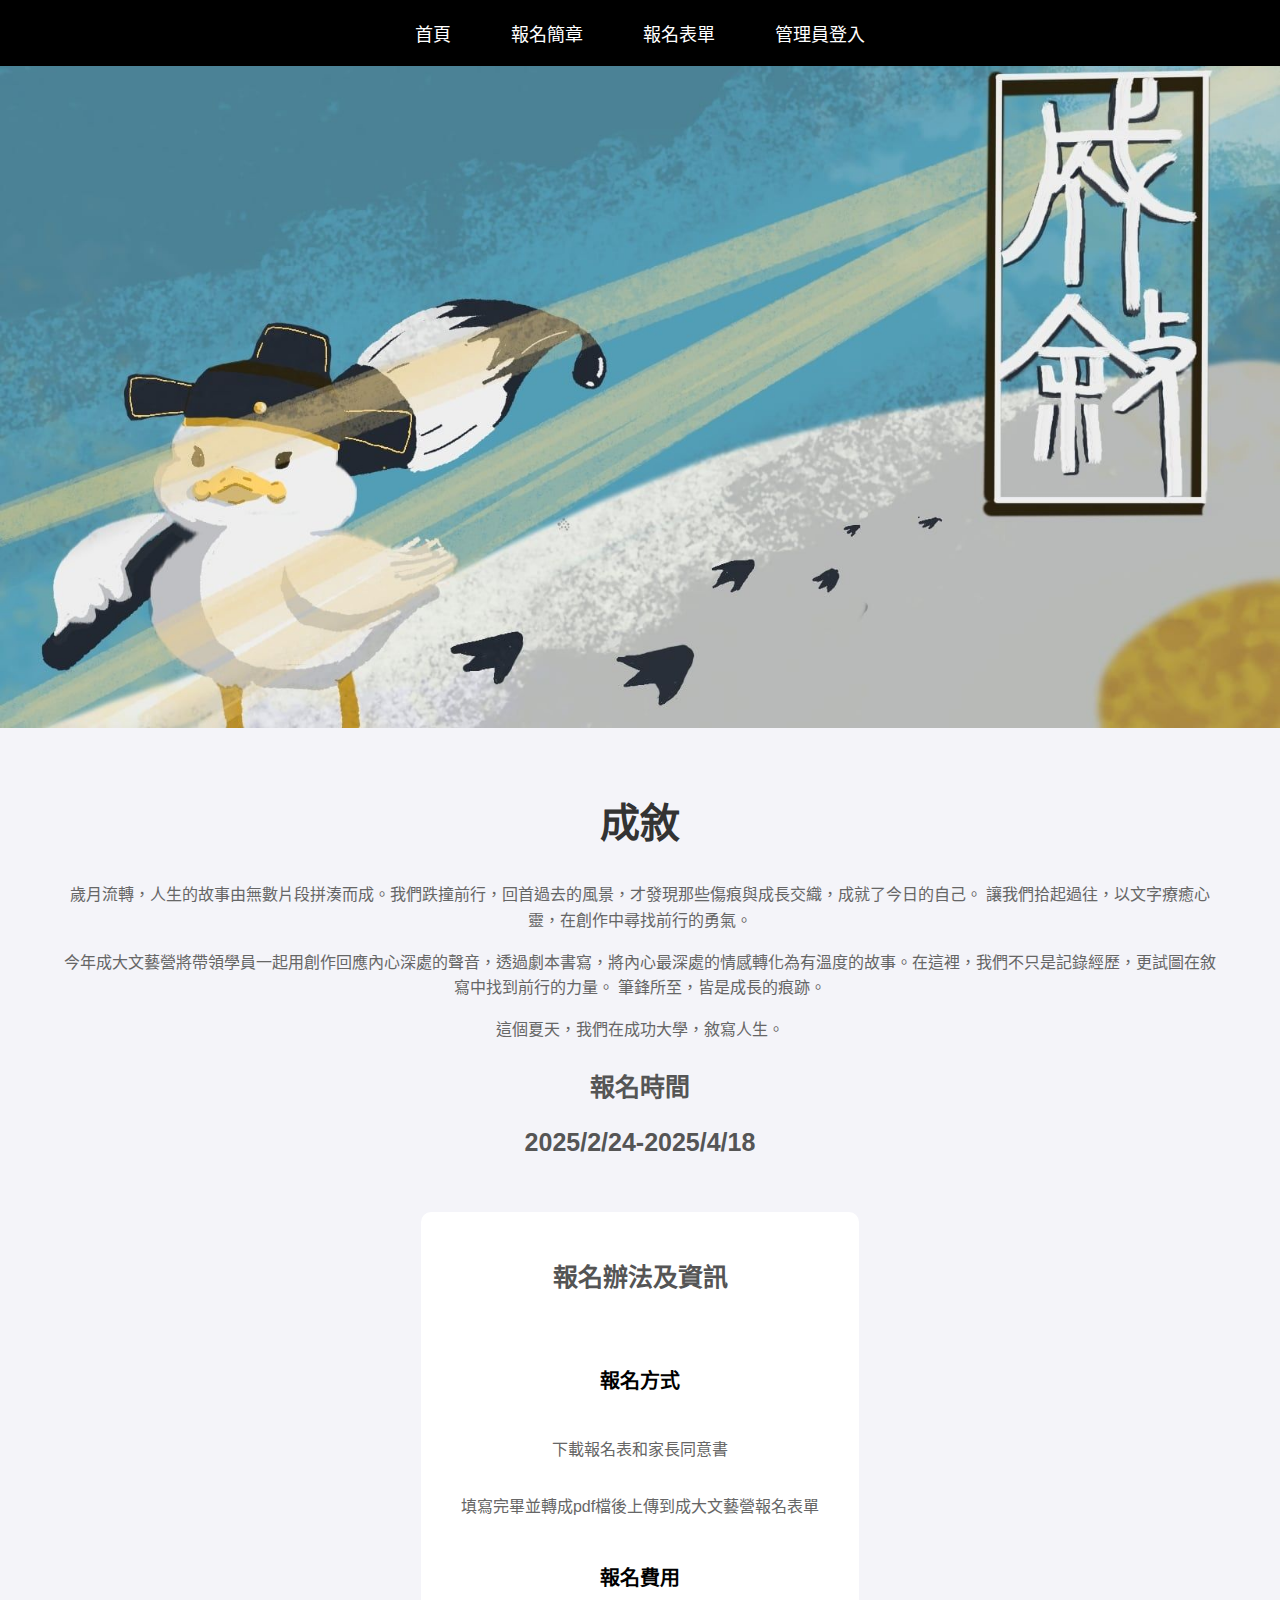
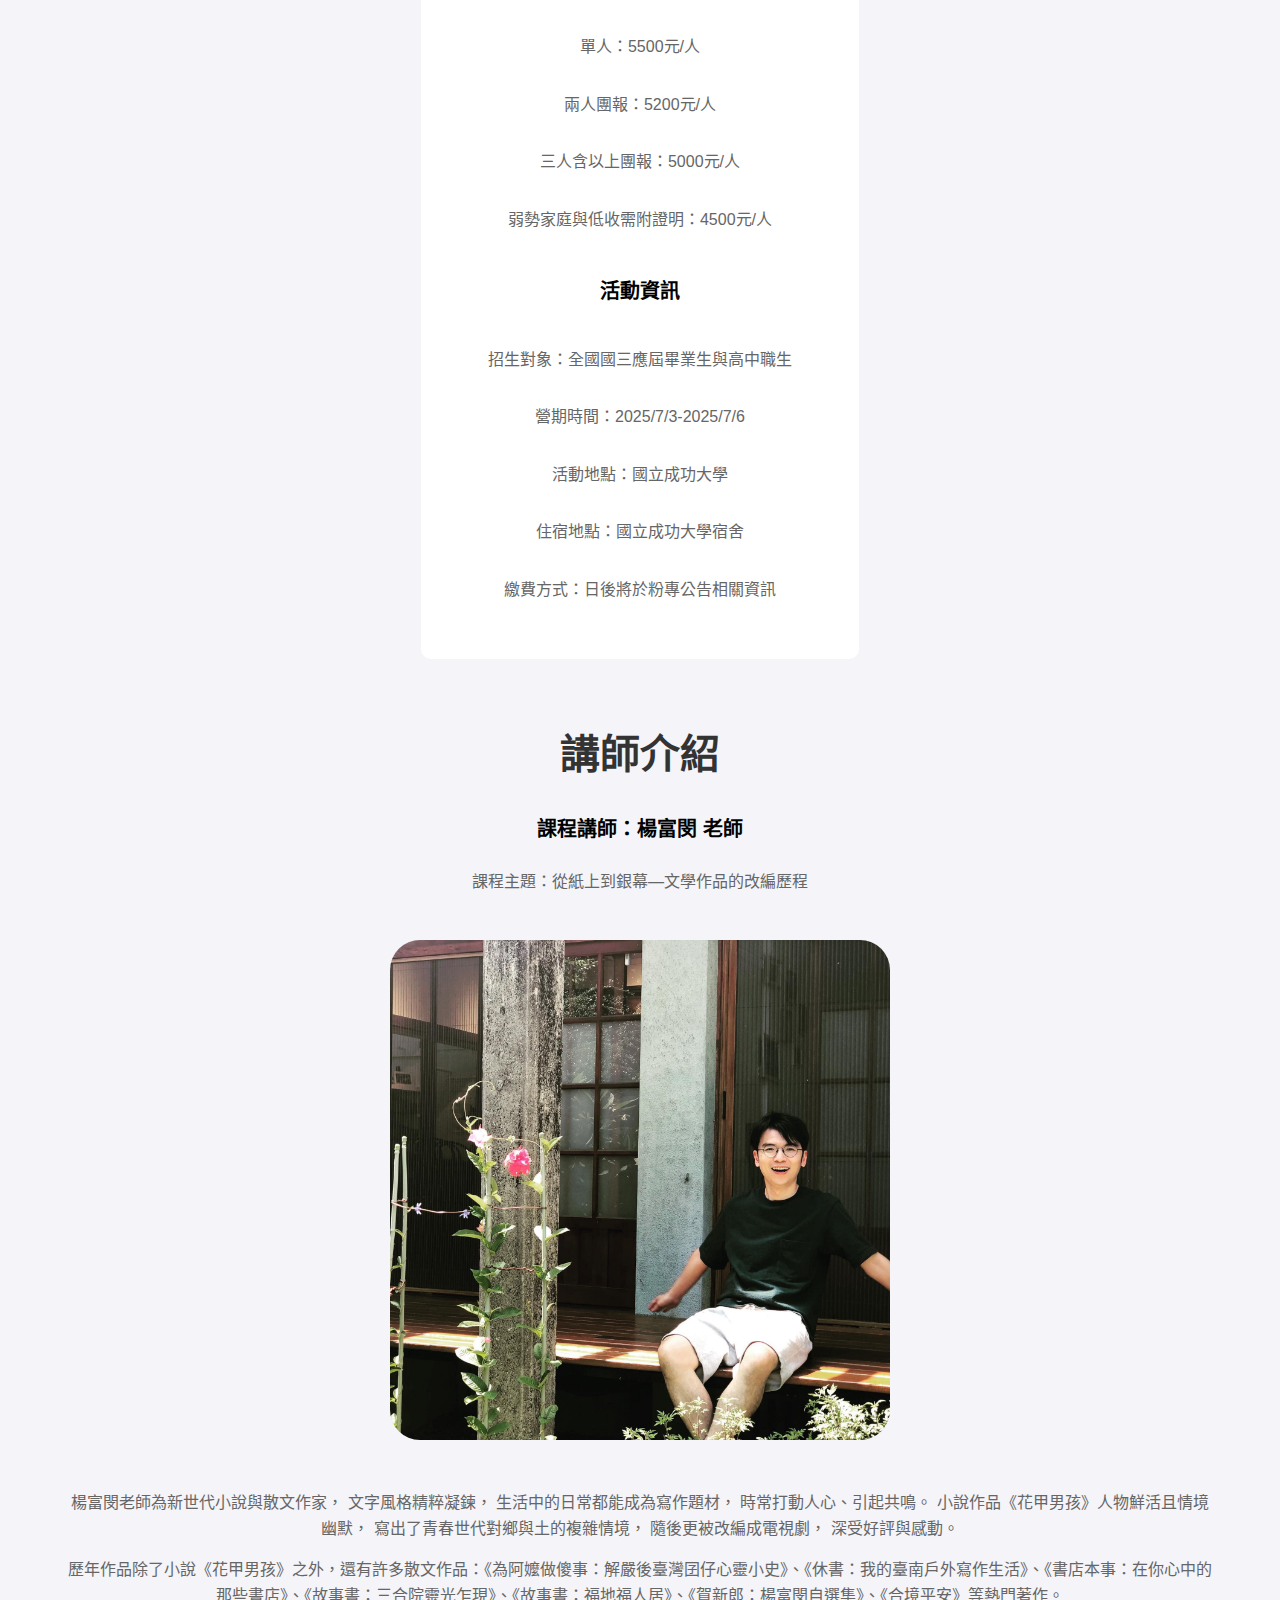
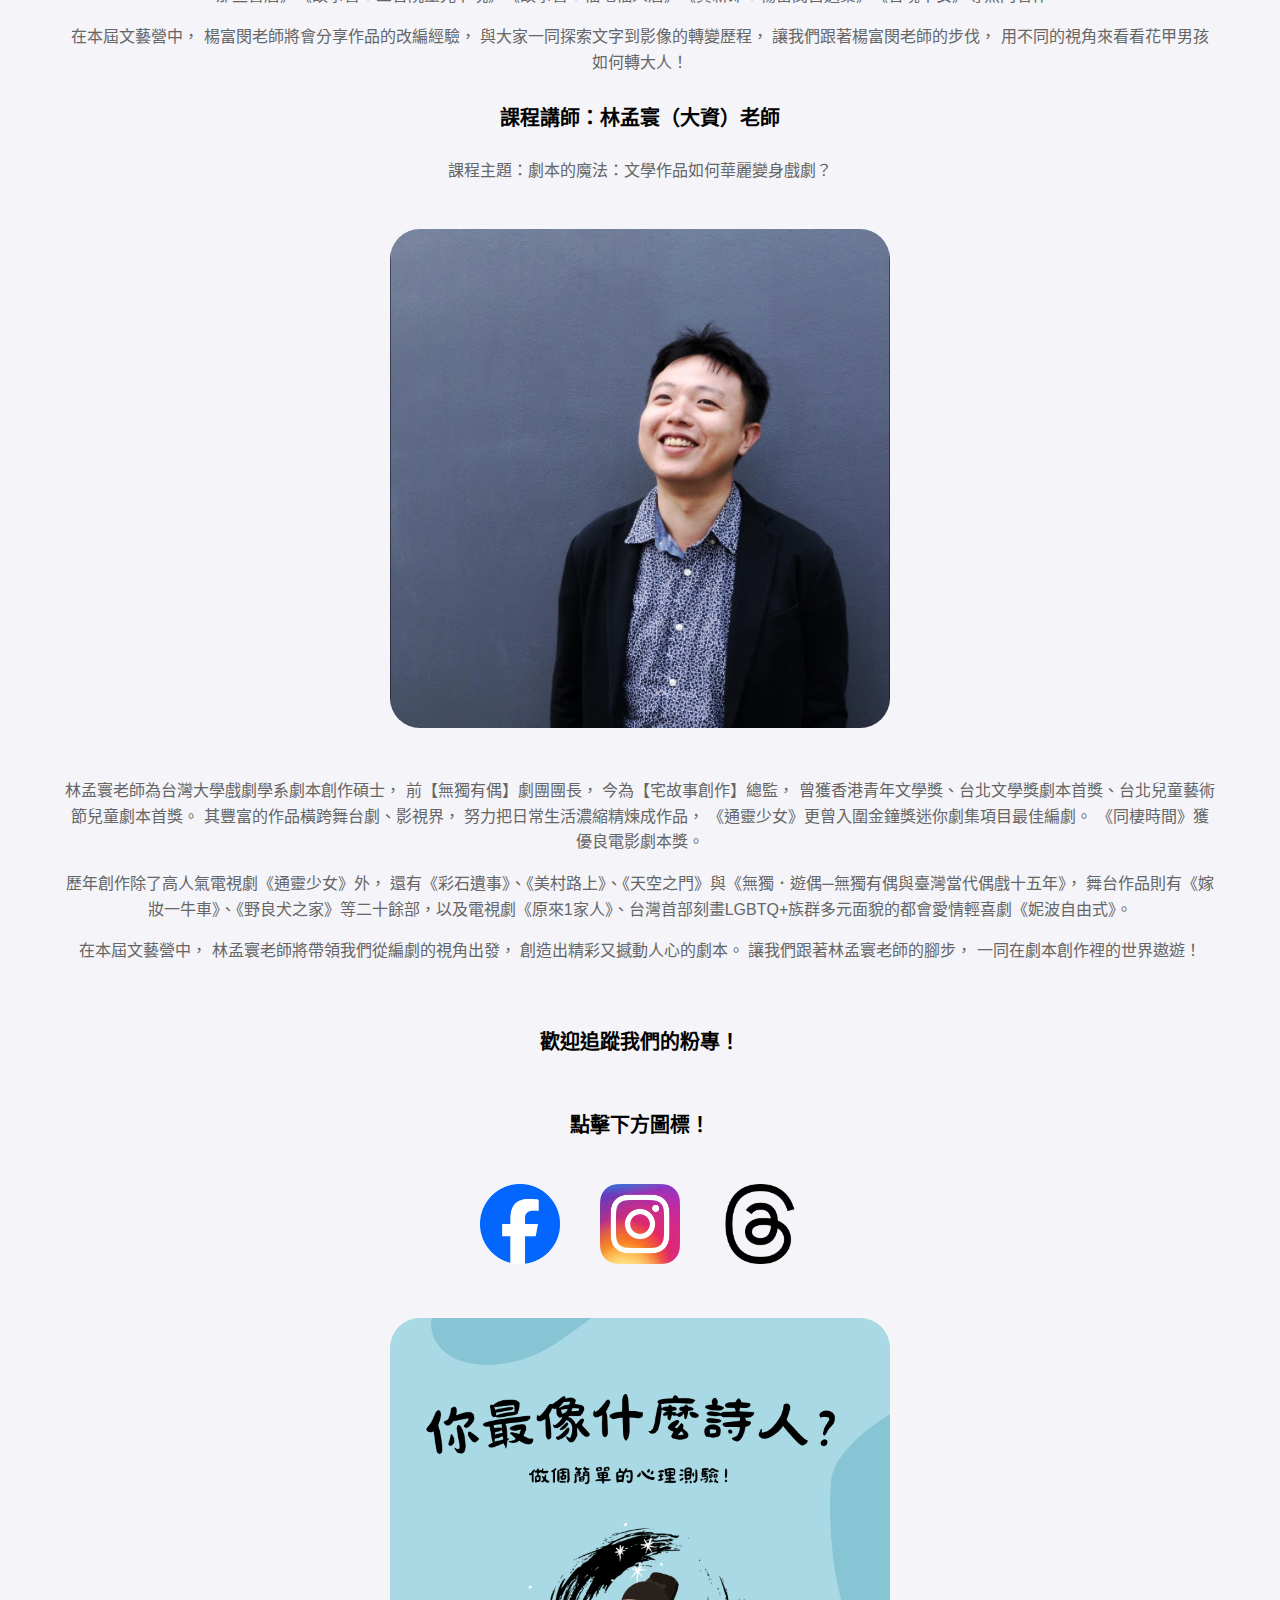
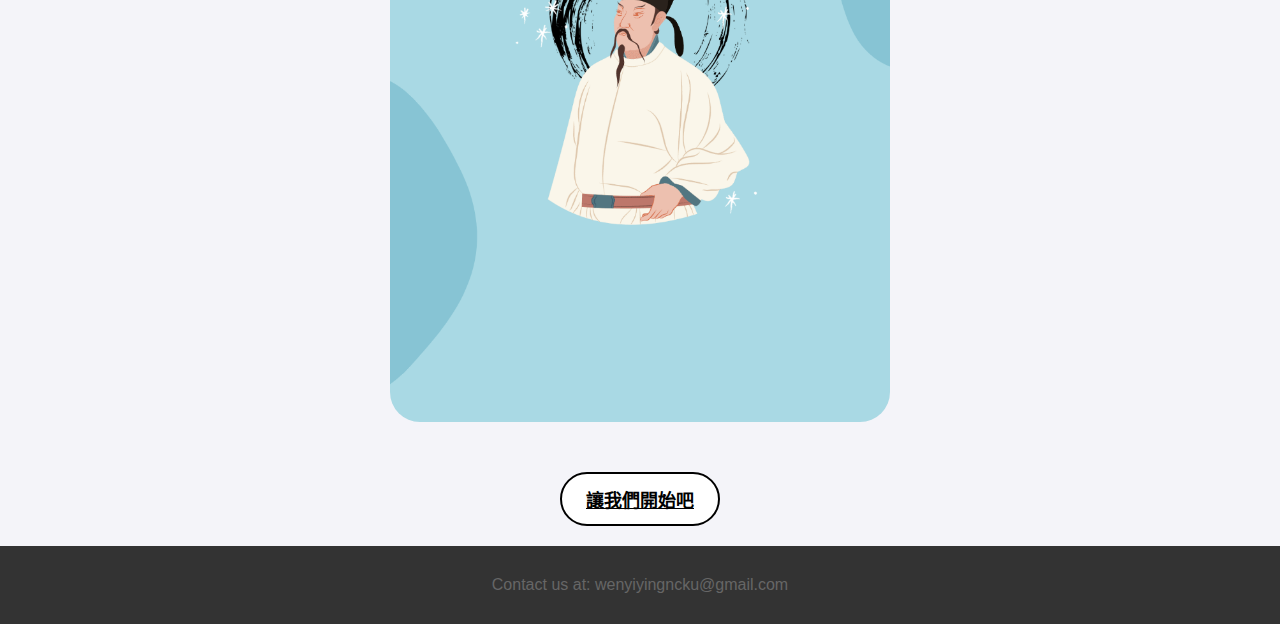
<file: index.html>
<!DOCTYPE html>
<html lang="zh-TW">
<head>
    <meta charset="UTF-8">
    <meta name="viewport" content="width=device-width, initial-scale=1.0">
    <title>成敘</title>
    <style>
        body {
            font-family: Arial, sans-serif;
            background-color: #f4f4f9;
            margin: 0;
            padding: 0;
            display: flex;
            flex-direction: column;
            align-items: center;
            height: 100vh;
            background-size: cover;
            background-position: center;
        }
        header {
            width: 100%;
            background-color:black;
            color: white;
            padding: 10px 0;
            display: flex;
            justify-content: center;
            align-items: center;
            position: fixed;
            top: 0;
            left: 0;
            z-index: 1000;
        }
        header nav {
            display: flex;
            gap: 20px;
        }
        header nav a {
            color: white;
            text-decoration: none;
            padding: 10px 20px;
            border-radius: 5px;
            transition: background-color 0.3s;
        }
        header nav a:hover {
            background-color: black;
        }
        .cover {
            width: 100%;
            object-fit: cover;
            margin-top: 60px;
        }
        .test_cover {
            width: 80%;
            max-width: 500px;
            border-radius: 30px;
            margin-top: 30px;
            margin-bottom: 30px;
        }
        .camp-info {
            padding: 20px;
            border-radius: 10px;
            max-width: 90%;
            text-align: center;
            margin-top: 10px;
        }
        
        .signup-info {
            padding: 20px;
            border-radius: 10px;
            max-width: 90%;
            text-align: center;
            margin-top: 10px;
            background-color:white;
        }
        .info-container {
            display: flex;
            flex-direction: column;
            align-items: center;
            padding: 20px;
        }
        h2 {
            color: #333;
            font-size: 40px;
        }
        h3 {
            color: #555;
            font-size: 25px;
        }
        h4 {
            color: black;
            font-size: 20px;
        }
        p {
            color: #666;
            line-height: 1.6;
        }
        ul {
            list-style-type: none;
            padding: 0;
        }
        ul li {
            background: #e7e7e7;
            margin: 5px 0;
            padding: 10px;
            border-radius: 5px;
        }
        footer {
            margin-top: auto;
            padding: 10px 0;
            background-color: #333;
            color: white;
            width: 100%;
            text-align: center;
        }
        .my_button {
            display: inline-block;
            padding: 12px 24px;
            font-size: 18px;
            font-weight: bold;
            color: black;
            background-color: white;
            border: 2px solid black;
            border-radius: 50px;
            text-align: center;
            cursor: pointer;
            transition: background-color 0.3s, color 0.3s;
            margin-top: 20px;
            margin-bottom: 20px;
        }
        .my_button:hover {
            background-color: gray;
        }
        .social-media-container {
            display: flex;
            flex-wrap: wrap;
            justify-content: center;
        }
        .social-media-container img {
            width: 80px;
            height: 80px;
            margin: 20px;
        }
        .social-media-container img:hover {
            transform: scale(1.1);
        }
        @media (max-width: 768px) {
            .cover {
                margin-top: 80px;
            }
            .social-media-container img {
                width: 60px;
                height: 60px;
                margin: 10px;
            }
        }
    </style>
</head>
<body>
    <header>
        <nav>
            <a href="#" style="font-size: 18px;">首頁</a>
            <a href="https://reurl.cc/4602Ej" style="font-size: 18px;">報名簡章</a>
            <a href="https://forms.gle/wWdmbQpML42BCBxd6" style="font-size: 18px;">報名表單</a>
            <a href="setting/login.html" style="font-size: 18px;">管理員登入</a>
            
        </nav>
    </header>

    <img src="picture/nckuclc_cover.jpg" alt="picture" class="cover">

    <!-- 營隊介紹 -->
    <div class="camp-info">
        <h2>成敘</h2>
        <p>歲月流轉，人生的故事由無數片段拼湊而成。我們跌撞前行，回首過去的風景，才發現那些傷痕與成長交織，成就了今日的自己。
            讓我們拾起過往，以文字療癒心靈，在創作中尋找前行的勇氣。
            </p>
        <p>今年成大文藝營將帶領學員一起用創作回應內心深處的聲音，透過劇本書寫，將內心最深處的情感轉化為有溫度的故事。在這裡，我們不只是記錄經歷，更試圖在敘寫中找到前行的力量。
            筆鋒所至，皆是成長的痕跡。
        </p>
        <p>這個夏天，我們在成功大學，敘寫人生。</p>
        <h3 style="font-size: 25px;">報名時間</h3>
        <h3 style="font-size: 25px;">2025/2/24-2025/4/18</h3>
    </div>

    <div class="signup-info">
        <h3 style="font-size: 25px;">報名辦法及資訊</h3>
        <div class="info-container">
            <h4>報名方式</h4>
            <p>下載報名表和家長同意書</p>
            <p>填寫完畢並轉成pdf檔後上傳到成大文藝營報名表單</p>
            <h4>報名費用</h4>
            <p>單人：5500元/人</p>
            <p>兩人團報：5200元/人</p>
            <p>三人含以上團報：5000元/人</p>
            <p>弱勢家庭與低收需附證明：4500元/人</p>
            <h4>活動資訊</h4>
            <p>招生對象：全國國三應屆畢業生與高中職生</p>
            <p>營期時間：2025/7/3-2025/7/6</p>
            <p>活動地點：國立成功大學</p>
            <p>住宿地點：國立成功大學宿舍</p>
            <p>繳費方式：日後將於粉專公告相關資訊</p>
        </div>
    </div>
    <div class="camp-info">
        <h2>講師介紹</h2>
        <h4>課程講師：楊富閔 老師</h4>
        <p>課程主題：從紙上到銀幕—文學作品的改編歷程</p>
        <img src="picture/teacher1.jpg" alt="picture" class="test_cover">
        <p>楊富閔老師為新世代小說與散文作家，
            文字風格精粹凝鍊，
            生活中的日常都能成為寫作題材，
            時常打動人心、引起共鳴。
            小說作品《花甲男孩》人物鮮活且情境幽默，
            寫出了青春世代對鄉與土的複雜情境，
            隨後更被改編成電視劇，
            深受好評與感動。
            
        </p>
        <p>
            歷年作品除了小說《花甲男孩》之外，還有許多散文作品：《為阿嬤做傻事：解嚴後臺灣囝仔心靈小史》、《休書：我的臺南戶外寫作生活》、《書店本事：在你心中的那些書店》、《故事書：三合院靈光乍現》、《故事書：福地福人居》、《賀新郎：楊富閔自選集》、《合境平安》等熱門著作。
            
        </p>
        <p>
            在本屆文藝營中，
            楊富閔老師將會分享作品的改編經驗，
            與大家一同探索文字到影像的轉變歷程，
            讓我們跟著楊富閔老師的步伐，
            用不同的視角來看看花甲男孩如何轉大人！
        </p>

        

        <h4>課程講師：林孟寰（大資）老師</h4>
        <p>課程主題：劇本的魔法：文學作品如何華麗變身戲劇？</p>
        <img src="picture/teacher2.jpg" alt="picture" class="test_cover">

        <p>
            林孟寰老師為台灣大學戲劇學系劇本創作碩士，
            前【無獨有偶】劇團團長，
            今為【宅故事創作】總監，
            曾獲香港青年文學獎、台北文學獎劇本首獎、台北兒童藝術節兒童劇本首獎。
            其豐富的作品橫跨舞台劇、影視界，
            努力把日常生活濃縮精煉成作品，
            《通靈少女》更曾入圍金鐘獎迷你劇集項目最佳編劇。
            《同棲時間》獲優良電影劇本獎。
        </p>
        <p>
            歷年創作除了高人氣電視劇《通靈少女》外，
            還有《彩石遺事》、《美村路上》、《天空之門》與《無獨．遊偶─無獨有偶與臺灣當代偶戲十五年》，
            舞台作品則有《嫁妝一牛車》、《野良犬之家》等二十餘部，以及電視劇《原來1家人》、台灣首部刻畫LGBTQ+族群多元面貌的都會愛情輕喜劇《妮波自由式》。
        </p>
        <p>
            在本屆文藝營中，
            林孟寰老師將帶領我們從編劇的視角出發，
            創造出精彩又撼動人心的劇本。
            讓我們跟著林孟寰老師的腳步，
            一同在劇本創作裡的世界遨遊！
        </p>

        


        
    </div>

    
    <h4>歡迎追蹤我們的粉專！</h4>
    <h4>點擊下方圖標！</h4>
    <div class="social-media-container">
        <div class="social-media-info">
            <a href="https://www.facebook.com/nckulcfamily" class="link">
                <img src="picture/Facebook_icon.png" alt="facebook">
            </a>
        </div>
        <div class="social-media-info">
            <a href="https://www.instagram.com/nckuclc23?utm_source=ig_web_button_share_sheet&igsh=ZDNlZDc0MzIxNw==" class="link">
                <img src="picture/Instagram_icon.png" alt="instagram">
            </a>
        </div>
        <div class="social-media-info">
            <a href="https://www.threads.net/@nckuclc23" class="link">
                <img src="picture/Threads_icon.png" alt="threads">
            </a>
        </div>
    </div>
    <img src="picture/test_cover.png" alt="picture" class="test_cover">
    <a href="learning.html" class="my_button">讓我們開始吧</a>
    <footer>
        <p>Contact us at: wenyiyingncku@gmail.com</p>
    </footer>
</body>
</html>
</file>
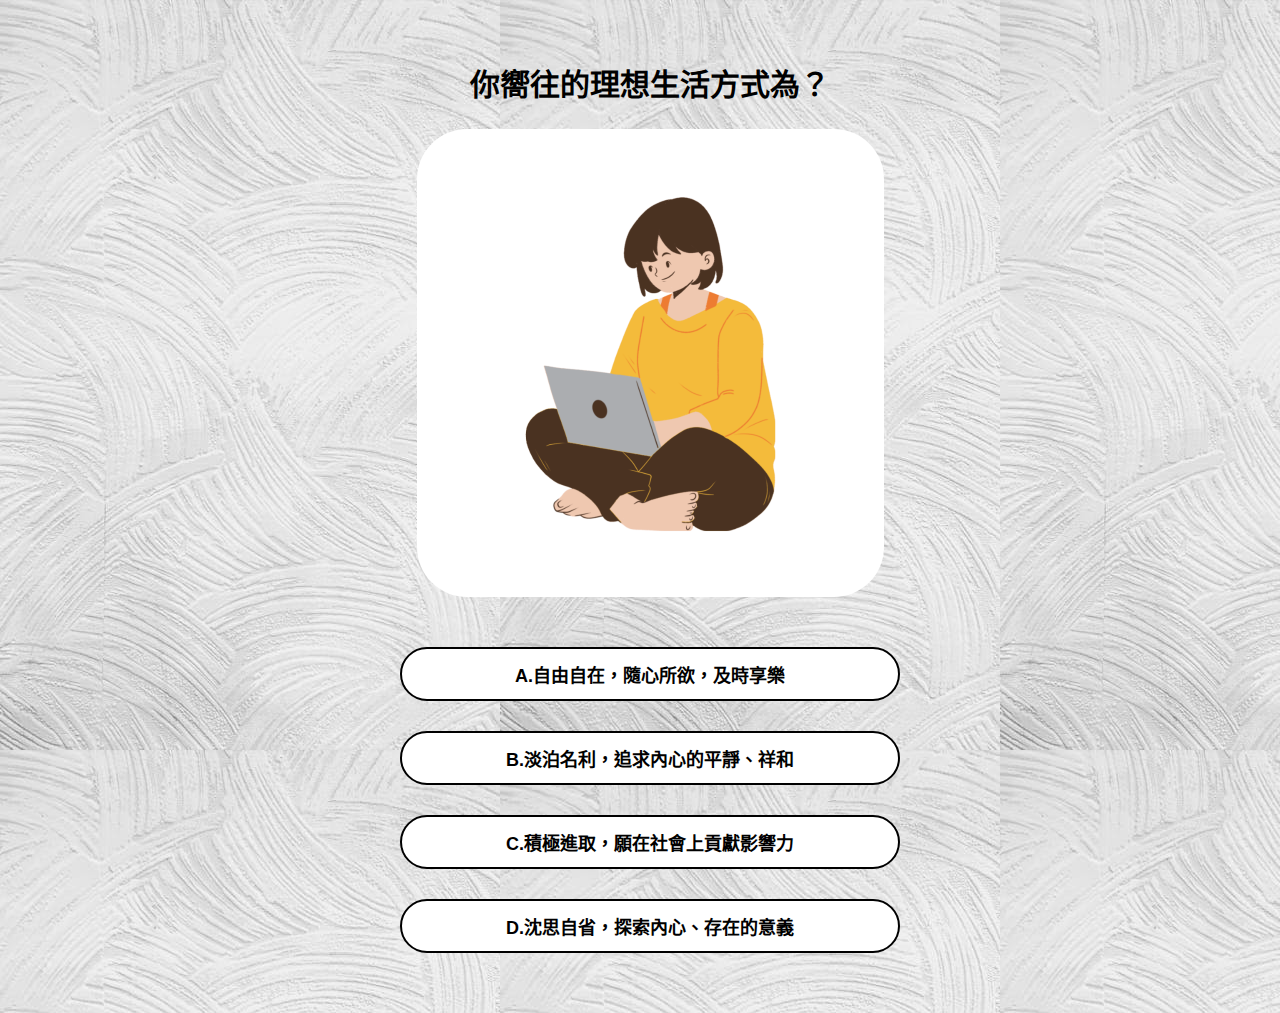
<file: learning.html>
<!DOCTYPE html>
<html lang="zh-TW">
<head>
    <meta charset="UTF-8">
    <meta name="viewport" content="width=device-width, initial-scale=1.0">
    <title>成敘</title>
    <style>
        body {
            font-family: Arial, sans-serif;
            background-color: #f4f4f9;
            margin: 0;
            padding: 0;
            display: flex;
            flex-direction: column;
            align-items: center;
            height: 100vh;
            background-image: url("picture/background-picture.jpeg");
        }
        header {
            width: 100%;
            background-color: #333;
            color: white;
            padding: 10px 0;
            display: flex;
            justify-content: center;
            align-items: center;
            position: fixed;
            top: 0;
            left: 0;
            z-index: 1000;
        }
        header nav {
            display: flex;
            gap: 20px;
        }
        header nav a {
            color: white;
            text-decoration: none;
            padding: 10px 20px;
            border-radius: 5px;
            transition: background-color 0.3s;
        }
        header nav a:hover {
            background-color: #555;
        }
        .camp-info {
            background-color: white;
            padding: 20px;
            border-radius: 10px;
            box-shadow: 0 0 10px rgba(0, 0, 0, 0.1);
            max-width: 600px;
            text-align: center;
            margin-top: 80px; /* 增加頂部間距以避免被固定的header遮擋 */
        }
        h2 {
            color: #333;
            font-size: 30px;
            display: flex;
            text-align:center;
        }
        h3 {
            color: #555;
        }
        p {
            color: #666;
            line-height: 1.6;
        }
        ul {
            list-style-type: none;
            padding: 0;
        }
        ul li {
            background: #e7e7e7;
            margin: 5px 0;
            padding: 10px;
            border-radius: 5px;
        }
        footer {
            margin-top: auto;
            padding: 10px 0;
            background-color: #333;
            color: white;
            width: 100%;
            text-align: center;
        }
        .my_button {
            display: inline-block;
            padding: 12px 24px;
            font-size: 18px;
            font-weight: bold;
            color: black;
            background-color: white;
            border: 2px solid black;
            border-radius: 50px;
            text-align: center;
            cursor: pointer;
            transition: background-color 0.3s, color 0.3s;
            margin-top: 20px;
            max-width: 500px;
            width: 70%;
        }
        .my_button2 {
            display: inline-block;
            padding: 12px 24px;
            font-size: 18px;
            font-weight: bold;
            color: black;
            background-color: white;
            border: 2px solid black;
            border-radius: 50px;
            text-align: center;
            cursor: pointer;
            transition: background-color 0.3s, color 0.3s;
            margin-top: 20px;
        }
        .my_button:hover {
            background-color: gray;
        }
        .button_container {
            display: flex;
            flex-direction: column;
            gap: 10px;
            align-items: center; /* 居中對齊 */
            margin-top: 50px;
            width: 100%;
            margin-bottom: 50px;
            padding: 10px;
        }
        .question-pic {
            width: 50%;
            border-radius: 50px;
            margin-bottom: 20px;
        }
        .question_container {
            display: flex;
            flex-direction: column;
            gap: 10px;
            align-items: center; /* 居中對齊 */
        }
        .question {
            font: bold;
            font-size: 30px;
            font-weight: bold;
            margin-bottom: 15px;
            text-align: center; /* 居中對齊 */
            width: 80%;
        }
        .options {
            list-style-type: none;
            padding: 0;
        }
        .pomer {
            width: 70%;
            border-radius: 30px;
            margin-top: 10px;
            margin-bottom: 20px;
        }
    </style>
</head>
<body>
    <main>
        <div class="button_container">
            <div id="quiz"></div>
        </div>
    </main>
    <script>
        const questions = [
            {
                question: "你嚮往的理想生活方式為？",
                picture: "picture/qa.png",
                options: [
                    { text: "A.自由自在，隨心所欲，及時享樂", value: 1 },
                    { text: "B.淡泊名利，追求內心的平靜、祥和", value: 2 },
                    { text: "C.積極進取，願在社會上貢獻影響力", value: 3 },
                    { text: "D.沈思自省，探索內心、存在的意義", value: 4 }
                ]
            },
            {
                question: "今天在畫展看上了一幅畫，會是哪一幅？",
                picture: "picture/qb.png",
                options: [
                    { text: "A.壯麗的山川，搭配著氣勢滂薄的瀑布", value: 1 },
                    { text: "B.寧靜的田園，飽滿彎腰的稻穗與淡淡鮮花", value: 2 },
                    { text: "C.街頭上人們匆忙地穿梭的身影", value: 3 },
                    { text: "D.人體中出現黑洞，裡面充滿許多神秘莫測的小星球", value: 4 }
                ]
            },
            {
                question: "在飲料店打工的你，今天因為不小心打翻了一杯飲料而被老闆大聲斥責，你的反應會是？",
                picture: "picture/qc.png",
                options: [
                    { text: "A.哇！就是要從錯誤中學習，這才叫做挑戰與人生！", value: 1 },
                    { text: "B.沒事的，犯錯沒關係，接受失敗與過錯吧～", value: 2 },
                    { text: "C.如果換成我是老闆，我也很難不生氣吧", value: 3 },
                    { text: "D.好難過...我會不會明天就被炒魷魚了..嗚嗚，下次乾脆用托盤端飲料好了（？", value: 4 }
                ]
            },
            {
                question: "某天與好友聚會時，朋友們提議來點即興表演吧，你會？",
                picture: "picture/qd.png",
                options: [
                    { text: "A.我大展身手的時候到了！馬上來", value: 1 },
                    { text: "B.認真觀賞他人的表演，微笑拍手", value: 2 },
                    { text: "C.關注表演內容，思考背後藏著什麼意義？", value: 3 },
                    { text: "D.靈感被表演激發，默默在一旁記錄自己的感受", value: 4 }
                ]
            },
            {
                question: "獨自一人坐在海邊觀看夕陽西下，你的心裡正想著？",
                picture: "picture/qe.png",
                options: [
                    { text: "A.生命短暫、及時行樂", value: 1 },
                    { text: "B.內心平靜、與自然合一", value: 2 },
                    { text: "C.激憤不已、胸懷大志", value: 3 },
                    { text: "D.鬱鬱寡歡、黯然神傷", value: 4 }
                ]
            }
        ];

        const results = [
            {
                script1: "我就愛玩，啊不然你想怎樣？",
                script2: "與你最像的詩人是李白，個性自由奔放、無拘無束、豪邁不羈。",
                script3: "李白：「人生得意需盡歡，莫使金樽空對月。」（《將進酒》",
                pict: "pomer/1.jpg"
            },
            {
                script1: "平常收到的長輩圖難道都是你傳的？",
                script2: "與你最像的詩人是王維，個性成熟深沉、含蓄內斂。",
                script3: "王維：「不知香積寺，數裏入雲峯。古木無人徑，深山何處鐘。泉聲咽危石，日色冷青松。薄暮空潭曲，安禪製毒龍。」（《過香積寺》）",
                pict: "pomer/2.jpg"
            },
            {
                script1: "努力關心社會的同時，也別忘了留點時間給自己！",
                script2: "與你最像的詩人是杜甫，認真努力、關心社會發生的大小事，有「人飢己飢，人溺己溺」的精神。",
                script3: "杜甫：「國破山河在，城春草木深。感時花濺淚，恨別鳥驚心。烽火連三月，家書抵萬金。白頭搔更短，渾欲不勝簪。」（《春望》）",
                pict: "pomer/3.jpg"
            },
            {
                script1: "不要在獨自偷偷emo啦！",
                script2: "與你最像的詩人是李賀，平時多愁善感、抑鬱寡歡。",
                script3: "李賀：「況是青春日將暮，桃花亂落如紅雨。勸君終日酩酊醉，酒不到劉伶墳上土。」（《將進酒》",
                pict: "pomer/4.jpg"
            }
        ];

        let currentQuestionIndex = 0;
        let counter = 0;
        const quizContainer = document.getElementById("quiz");

        function loadQuestion() {
            const currentQuestion = questions[currentQuestionIndex];
            quizContainer.innerHTML = `
                <div class="question_container">
                    <div class="question">${currentQuestion.question}</div>
                    <img src="${currentQuestion.picture}" alt="picture" class="question-pic">
                    ${currentQuestion.options.map(option => `<button class="my_button" onclick="nextQuestion(${option.value})">${option.text}</button>`).join('')}
                </div>
            `;
        }

        function nextQuestion(value) {
            counter += value;
            currentQuestionIndex++;
            
            if (currentQuestionIndex < questions.length) {
                loadQuestion();
            } else {
                caseSelection(counter);
            }
        }

        function caseSelection(totalValue) {
            function randomChoice(option1, option2) {
                return Math.random() < 0.5 ? option1 : option2;
            }
        
            if (totalValue >= 5 && totalValue <= 7) {
                quizContainer.innerHTML = `
                    <div class="question_container">
                        <h2>${results[0].script1}</h2>
                        <img src="${results[0].pict}" alt="picture" class="pomer">
                        <a href="learning.html" class="my_button2">再測試一次！</a>
                        <a href="index.html" class="my_button2">回首頁</a>
                    </div>
                `;
            } else if (totalValue === 8) {
                let result = randomChoice("A 型", "B 型");
                if(result == "A 型"){
                    quizContainer.innerHTML = `
                    <div class="question_container">
                        <h2>${results[0].script1}</h2>
                        <img src="${results[0].pict}" alt="picture" class="pomer">
                        <a href="learning.html" class="my_button2">再測試一次！</a>
                        <a href="index.html" class="my_button2">回首頁</a>
                    </div>
                `;
                }else{
                    quizContainer.innerHTML = `
                    <div class="question_container">
                        <h2>${results[1].script1}</h2>
                        <img src="${results[1].pict}" alt="picture" class="pomer">
                        <a href="learning.html" class="my_button2">再測試一次！</a>
                        <a href="index.html" class="my_button2">回首頁</a>
                    </div>
                `;
                }
            } else if (totalValue >= 9 && totalValue <= 11) {
                quizContainer.innerHTML = `
                    <div class="question_container">
                        <h2>${results[1].script1}</h2>
                        <img src="${results[1].pict}" alt="picture" class="pomer">
                        <a href="learning.html" class="my_button2">再測試一次！</a>
                        <a href="index.html" class="my_button2">回首頁</a>
                    </div>
                `;
            } else if (totalValue === 12) {
                let result = randomChoice("B 型", "C 型");
                if(result == "B 型"){
                    quizContainer.innerHTML = `
                    <div class="question_container">
                        <h2>${results[1].script1}</h2>
                        <img src="${results[1].pict}" alt="picture" class="pomer">
                        <a href="learning.html" class="my_button2">再測試一次！</a>
                        <a href="index.html" class="my_button2">回首頁</a>
                    </div>
                `;
                }else{
                    quizContainer.innerHTML = `
                    <div class="question_container">
                        <h2>${results[2].script1}</h2>
                        <img src="${results[2].pict}" alt="picture" class="pomer">
                        <a href="learning.html" class="my_button2">再測試一次！</a>
                        <a href="index.html" class="my_button2">回首頁</a>
                    </div>
                `;
                }
            } else if (totalValue >= 13 && totalValue <= 15) {
                quizContainer.innerHTML = `
                    <div class="question_container">
                        <h2>${results[2].script1}</h2>
                        <img src="${results[2].pict}" alt="picture" class="pomer">
                        <a href="learning.html" class="my_button2">再測試一次！</a>
                        <a href="index.html" class="my_button2">回首頁</a>
                    </div>
                `;
            } else if (totalValue === 16) {
                let result = randomChoice("C 型", "D 型");
                if(result == "C 型"){
                    quizContainer.innerHTML = `
                    <div class="question_container">
                        <h2>${results[2].script1}</h2>
                        <img src="${results[2].pict}" alt="picture" class="pomer">
                        <a href="learning.html" class="my_button2">再測試一次！</a>
                        <a href="index.html" class="my_button2">回首頁</a>
                    </div>
                `;
                }else{
                    quizContainer.innerHTML = `
                    <div class="question_container">
                        <h2>${results[3].script1}</h2>
                        <img src="${results[3].pict}" alt="picture" class="pomer">
                        <a href="learning.html" class="my_button2">再測試一次！</a>
                        <a href="index.html" class="my_button2">回首頁</a>
                    </div>
                `;
                }
            } else if (totalValue >= 17 && totalValue <= 20) {          
                quizContainer.innerHTML = `
                    <div class="question_container">
                        <h2>${results[3].script1}</h2>
                        <img src="${results[3].pict}" alt="picture" class="pomer">
                        <a href="learning.html" class="my_button2">再測試一次！</a>
                        <a href="index.html" class="my_button2">回首頁</a>
                    </div>
                `;
            } else {
                quizContainer.innerHTML = `
                    <div class="question_container">
                        <h2>輸入錯誤或未符合範圍</h2>
                    </div>
                `;
            }
        }

        loadQuestion();
    </script>
</body>
</html>
</file>
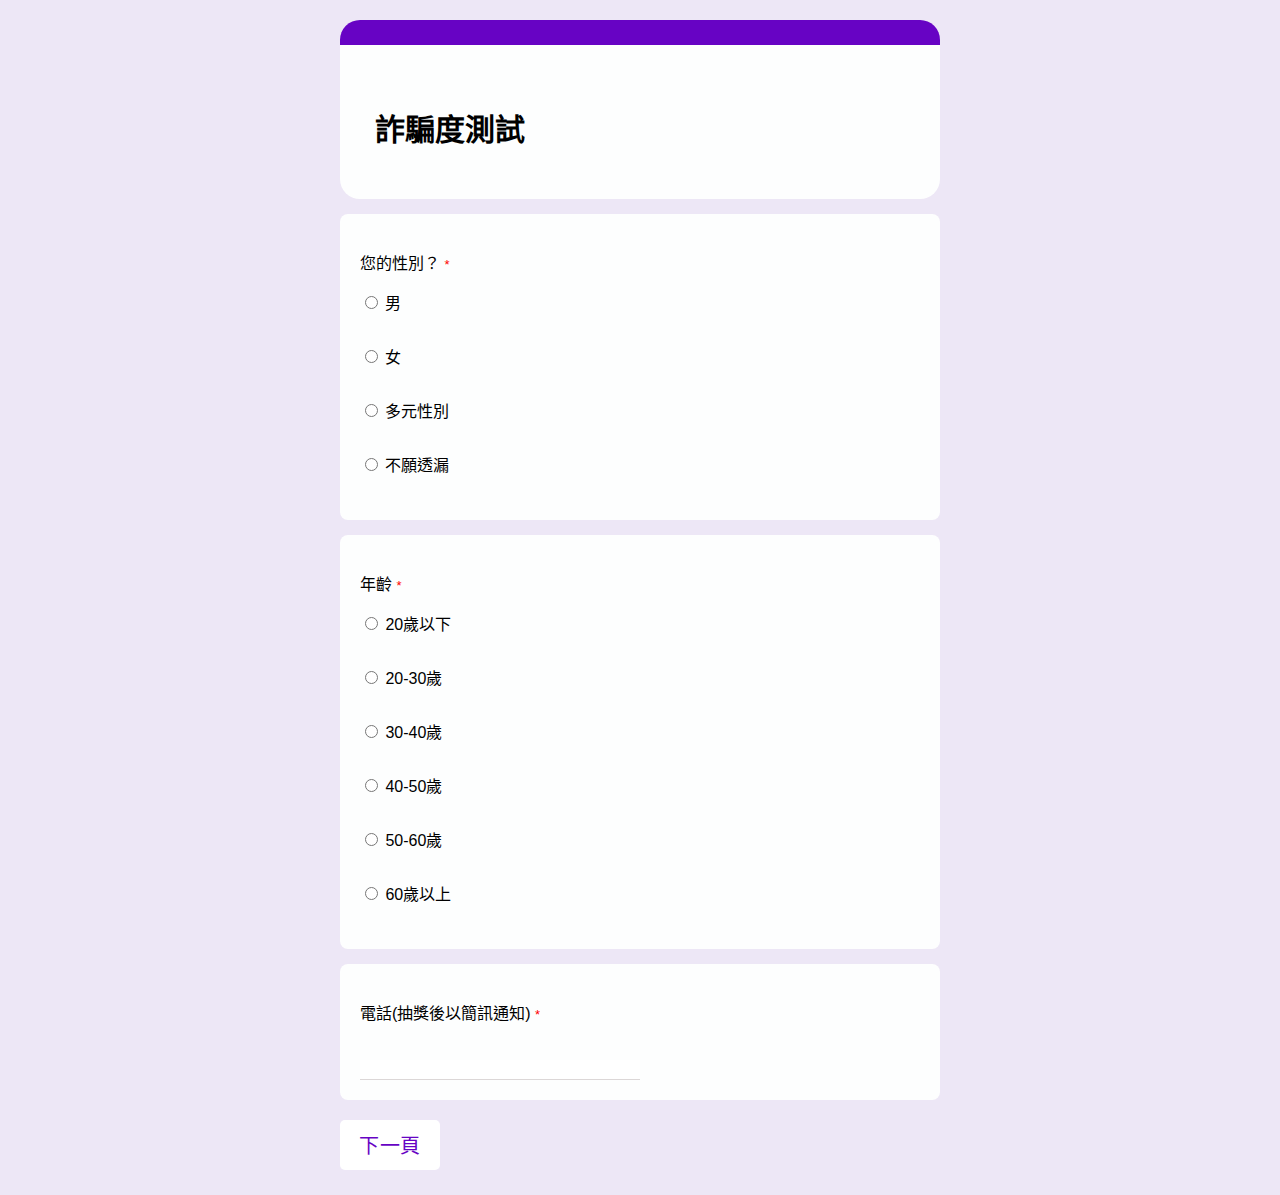
<file: atcc/fraud.html>
<!DOCTYPE html>
<html lang="zh-TW">
<head>
    <meta charset="UTF-8">
    <meta name="viewport" content="width=device-width, initial-scale=1.0">
    <title>Google 表單</title>
    <link rel="stylesheet" href="style.css">
    <style>
        .container { max-width: 600px; margin: 20px auto; }
        .question { margin-bottom: 15px; }
        .hidden { display: none; }
    </style>
</head>
<body>
    <div class="form container">
        <div class="title-div" id = "title-container">
            <h2 class="hh" style="font-size: 30px;">詐騙度測試</h2>
        </div>
        
        <div id="form-container"></div>

        <button id="prevBtn" onclick="prevPage()" class="btn">上一頁</button>
        <button id="nextBtn" onclick="nextPage()" class="btn">下一頁</button>
        <button id="submitBtn" onclick="submitForm()" class="btn">提交</button>
    </div>

    <script>
        const formData = {
            pages: [
                ["page_1_question_1", "page_1_question_2", "page_1_question_3"],
                ["page_2_question_1", "page_2_question_2"]
            ],
            questions: {
                "page_1_question_1": {
                    "question": "您的性別？",
                    "options": ["男", "女", "多元性別", "不願透漏"],
                    "type": "radio"
                },
                "page_1_question_2": {
                    "question": "年齡",
                    "options": ["20歲以下", "20-30歲", "30-40歲", "40-50歲", "50-60歲", "60歲以上"],
                    "type": "radio"
                },
                "page_1_question_3": {
                    "question": "電話(抽獎後以簡訊通知)",
                    "type": "text"
                },
                "page_2_question_1": {
                    "question": "我們國內一家電信業者有在做防詐，名稱是守護網，這個功能可以幫助用戶辨識詐騙電話，下圖為其名為「月度回顧」的功能，每月給用戶提供該月的防詐紀錄，我們在原有功能的基礎上給用戶們提供了更多的訊息分析",
                    "pict": "monthly-review.jpg ",
                    "type": "picture"
                },
                "page_2_question_2": {
                    "question": "請問這是哪家電信公司提出的功能",
                    "options": ["遠傳", "中華電信", "台灣之星", "台灣大哥大"],
                    "type": "radio"
                }
            }
        };
    
        let currentPage = 0;
        let answers = {};
    
        function renderPage() {
            const container = document.getElementById("form-container");
            container.innerHTML = "";
    
            formData.pages[currentPage].forEach(qType => {
                const questionData = formData.questions[qType];
                const div = document.createElement("div");
                div.className = "name-div";
                div.innerHTML = `<p class='namoe'>${questionData.question} <span class='required'>*</span></p>`;
    
                if (questionData.type === "radio" || questionData.type === "checkbox") {
                    questionData.options.forEach(option => {
                        div.innerHTML += `
                            <label>
                                <input type="${questionData.type}" name="${qType}" value="${option}"
                                    ${answers[qType]?.includes(option) ? "checked" : ""}>
                                ${option}
                            </label><br>
                        `;
                    });
                } else if (questionData.type === "select") {
                    let optionsHtml = questionData.options.map(option =>
                        `<option value="${option}" ${answers[qType] === option ? "selected" : ""}>${option}</option>`
                    ).join("");
                    div.innerHTML += `<select name="${qType}">${optionsHtml}</select>`;
                } else if (questionData.type === "picture") {
                    div.innerHTML += `<img src="${questionData.pict}" alt="圖片" class = "pict">`;
                } else {
                    div.innerHTML += `<div class="input-div"><input type="text" name="${qType}" value="${answers[qType] || ""}"></div>`;
                }
    
                container.appendChild(div);
            });
    
            document.getElementById("prevBtn").classList.toggle("hidden", currentPage === 0);
            document.getElementById("nextBtn").classList.toggle("hidden", currentPage === formData.pages.length - 1);
            document.getElementById("submitBtn").classList.toggle("hidden", currentPage !== formData.pages.length - 1);
        }
    
        function saveAnswers() {
            document.querySelectorAll("input, select").forEach(input => {
                if (input.type === "radio" && input.checked) {
                    answers[input.name] = input.value;
                } else if (input.type === "checkbox") {
                    if (!answers[input.name]) answers[input.name] = [];
                    if (input.checked && !answers[input.name].includes(input.value)) {
                        answers[input.name].push(input.value);
                    } else if (!input.checked) {
                        answers[input.name] = answers[input.name].filter(val => val !== input.value);
                    }
                } else if (input.type === "text" || input.tagName === "SELECT") {
                    answers[input.name] = input.value;
                }
            });
        }
    
        function nextPage() {
            saveAnswers();
            const phone = answers["page_1_question_3"]?.trim();
            if (currentPage === 0 && phone) {
                window.location.href = "result1.html";
                return;
            }
            if (currentPage < formData.pages.length - 1) {
                currentPage++;
                renderPage();
            }
        }
    
        function prevPage() {
            saveAnswers();
            if (currentPage > 0) {
                currentPage--;
                renderPage();
            }
        }
    
        function submitForm() {
            saveAnswers();
            const selectedCarrier = answers["page_2_question_2"];
            if (selectedCarrier !== "遠傳") {
                window.location.href = "result2.html";
            } else {
                window.location.href = "result3.html";
            }
        }
    
        renderPage();
    </script>
    
</body>
</html>
</file>
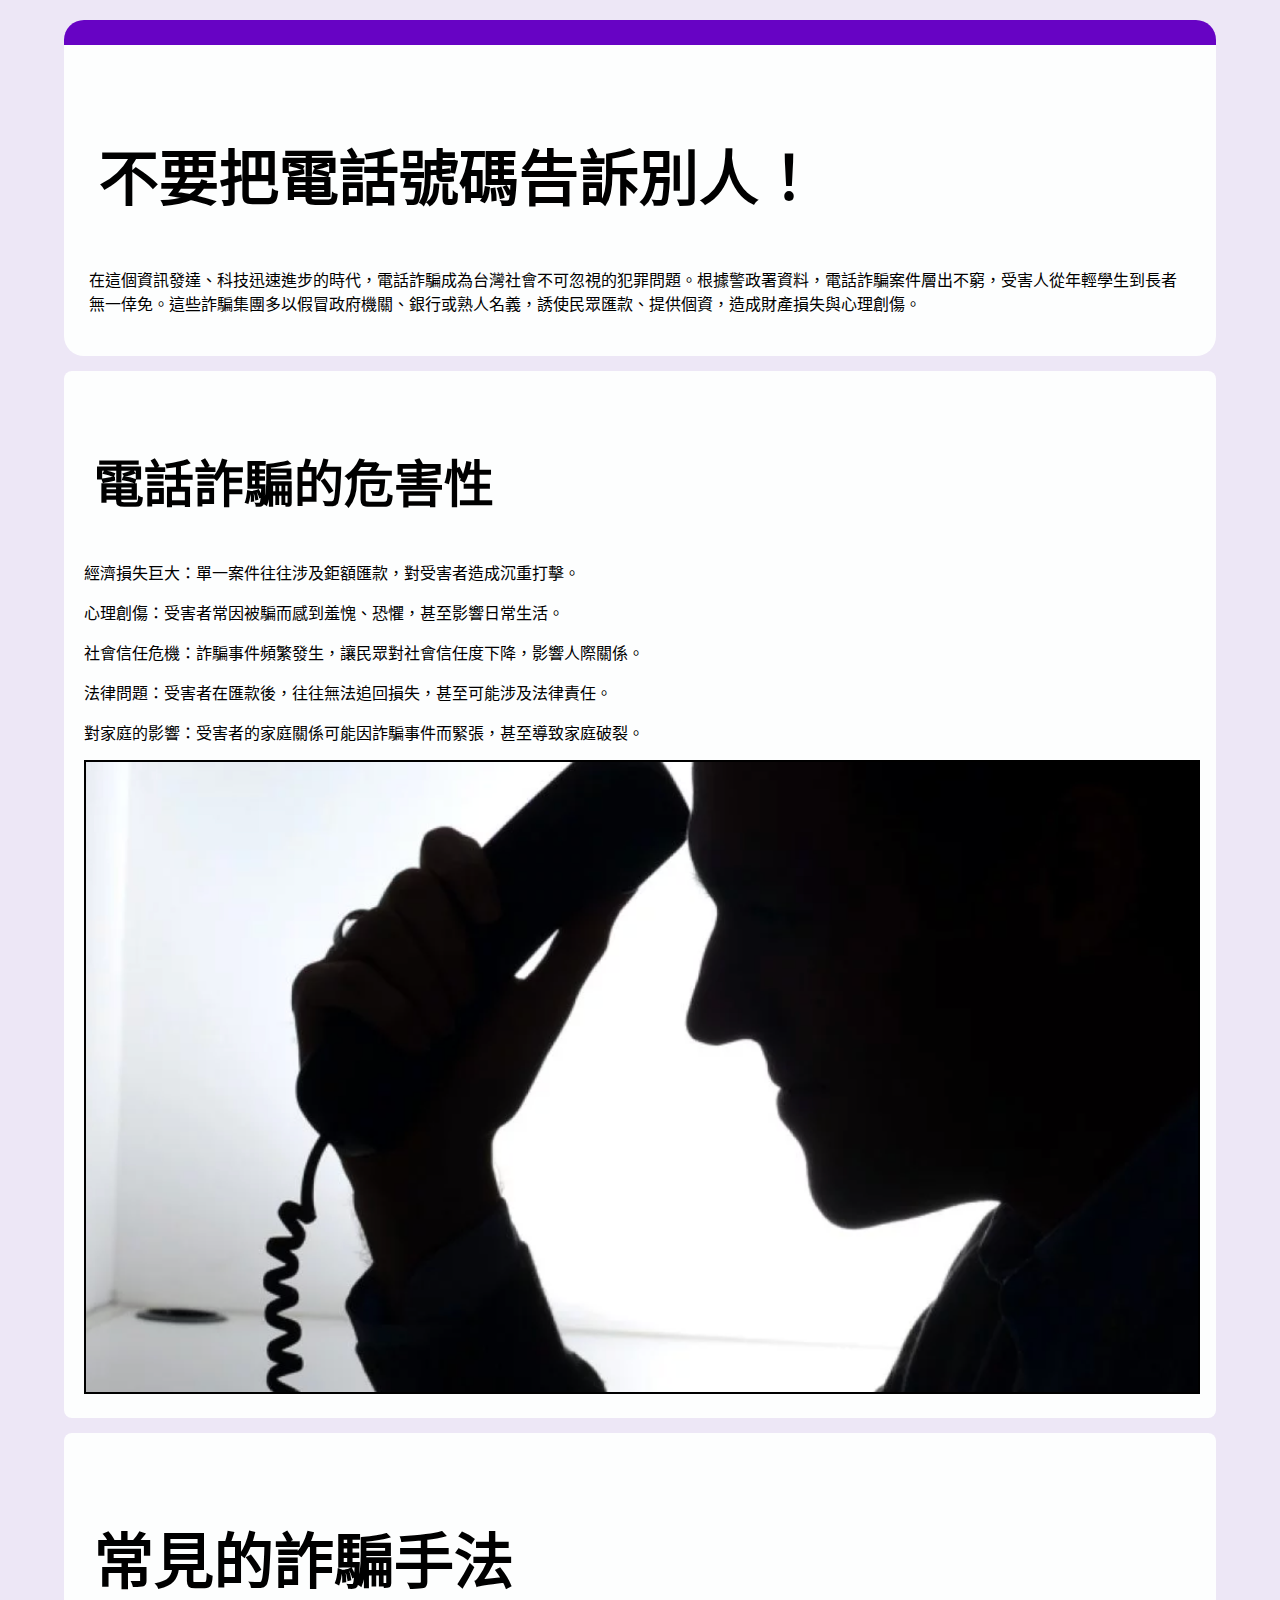
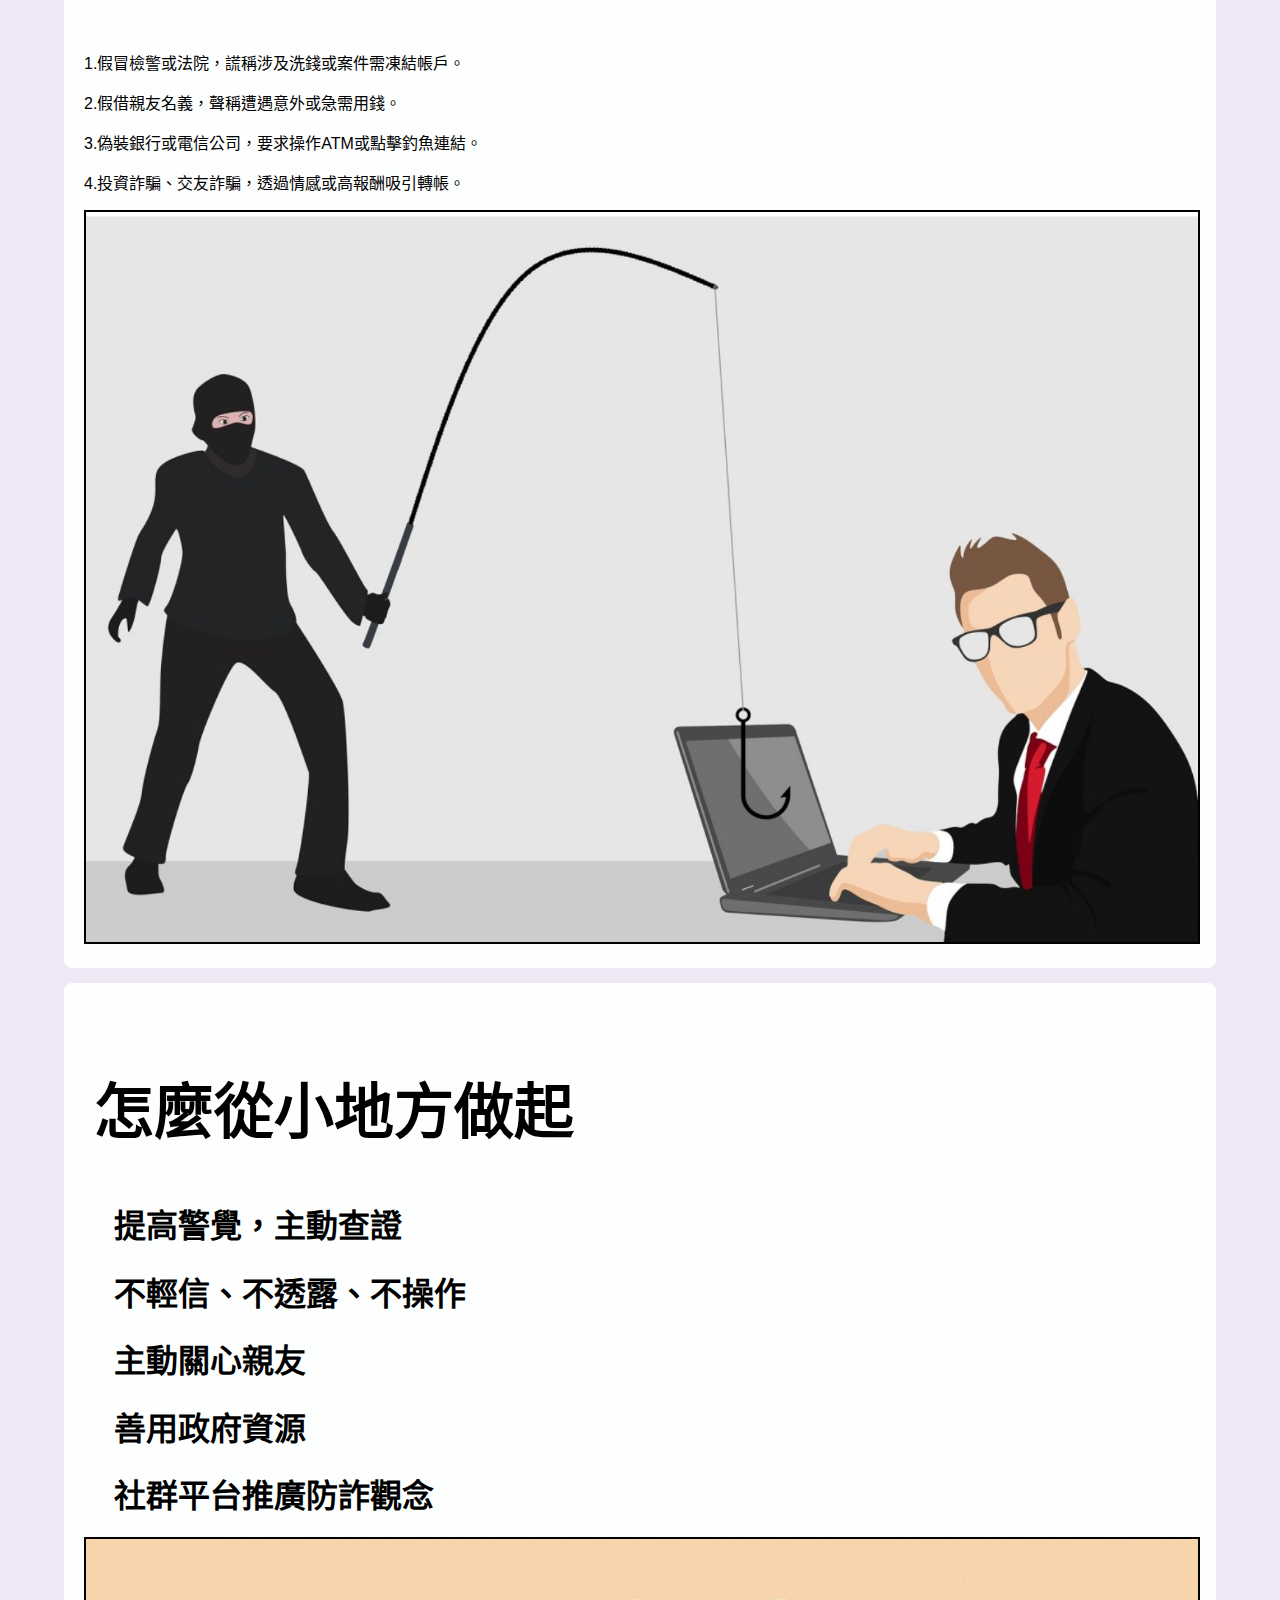
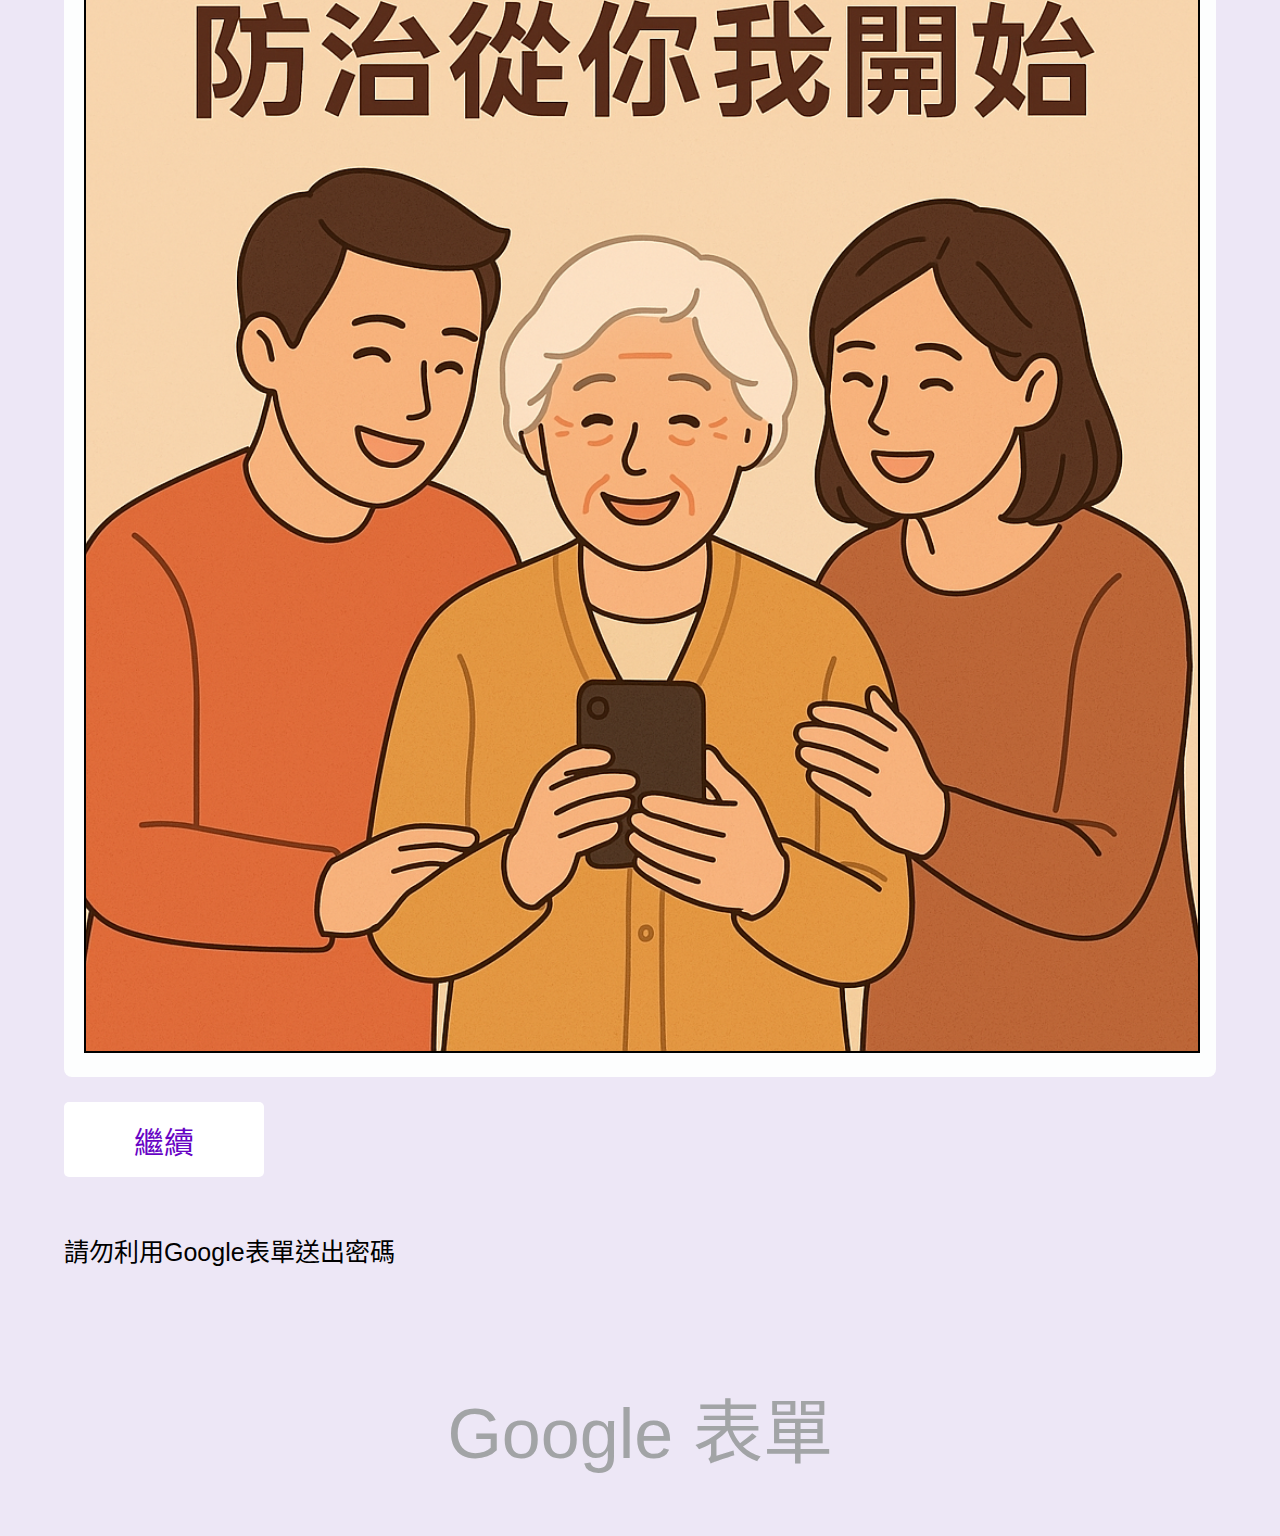
<file: atcc/result1.html>
<!DOCTYPE html>
<html lang = "zh-TW">
<head>
	<title>Google Forms</title>
	<link rel="stylesheet" type="text/css" href="style.css">
</head>
<body>

	<div class="form">
		<div class="title-div">
			<h2 class = "hh" style="font-size: 60px;">不要把電話號碼告訴別人！</h1>
			<p >在這個資訊發達、科技迅速進步的時代，電話詐騙成為台灣社會不可忽視的犯罪問題。根據警政署資料，電話詐騙案件層出不窮，受害人從年輕學生到長者無一倖免。這些詐騙集團多以假冒政府機關、銀行或熟人名義，誘使民眾匯款、提供個資，造成財產損失與心理創傷。

			</p>
		</div>
		<div class="name-div">
            <h1 class="name" style="font-size: 50px;">電話詐騙的危害性</h1>
            <p>經濟損失巨大：單一案件往往涉及鉅額匯款，對受害者造成沉重打擊。</p>
			<p>心理創傷：受害者常因被騙而感到羞愧、恐懼，甚至影響日常生活。</p>
			<p>社會信任危機：詐騙事件頻繁發生，讓民眾對社會信任度下降，影響人際關係。</p>
			<p>法律問題：受害者在匯款後，往往無法追回損失，甚至可能涉及法律責任。</p>
			<p>對家庭的影響：受害者的家庭關係可能因詐騙事件而緊張，甚至導致家庭破裂。</p>
			<img src="phone-scam-1.png" alt="圖片" class = "pict">
        </div>
		<div class="name-div" >
            <h1 class="name" style="font-size: 60px;">常見的詐騙手法</h1>
			<p>1.假冒檢警或法院，謊稱涉及洗錢或案件需凍結帳戶。</p>
			<p>2.假借親友名義，聲稱遭遇意外或急需用錢。</p>
			<p>3.偽裝銀行或電信公司，要求操作ATM或點擊釣魚連結。</p>
			<p>4.投資詐騙、交友詐騙，透過情感或高報酬吸引轉帳。</p>
            <img src="phone-scam-2.png" alt="圖片" class = "pict">
        </div>
		<div class="name-div">
			<h1 class="name" style="font-size: 60px;">怎麼從小地方做起</h1>
			<h1 style="margin-left: 30px;">  提高警覺，主動查證</h1>
			<h1 style="margin-left: 30px;">  不輕信、不透露、不操作</h1>
			<h1 style="margin-left: 30px;">主動關心親友</h1>
			<h1 style="margin-left: 30px;">善用政府資源</h1>
			<h1 style="margin-left: 30px;">社群平台推廣防詐觀念</h1>
			<img src="phone-scam-3.png" alt="圖片" class = "pict">
		</div>
		<div text-align="left">
			<a href="fraud.html">
				<button class="btn2" type="submit" name="Submit">繼續</button>
			</a>
		
        </div>

        <div class="last-div">
            <p class="never">請勿利用Google表單送出密碼</p>
            <h2 class = "under">Google 表單</h2>
        </div>


	</div>

</body>
</html>
</file>
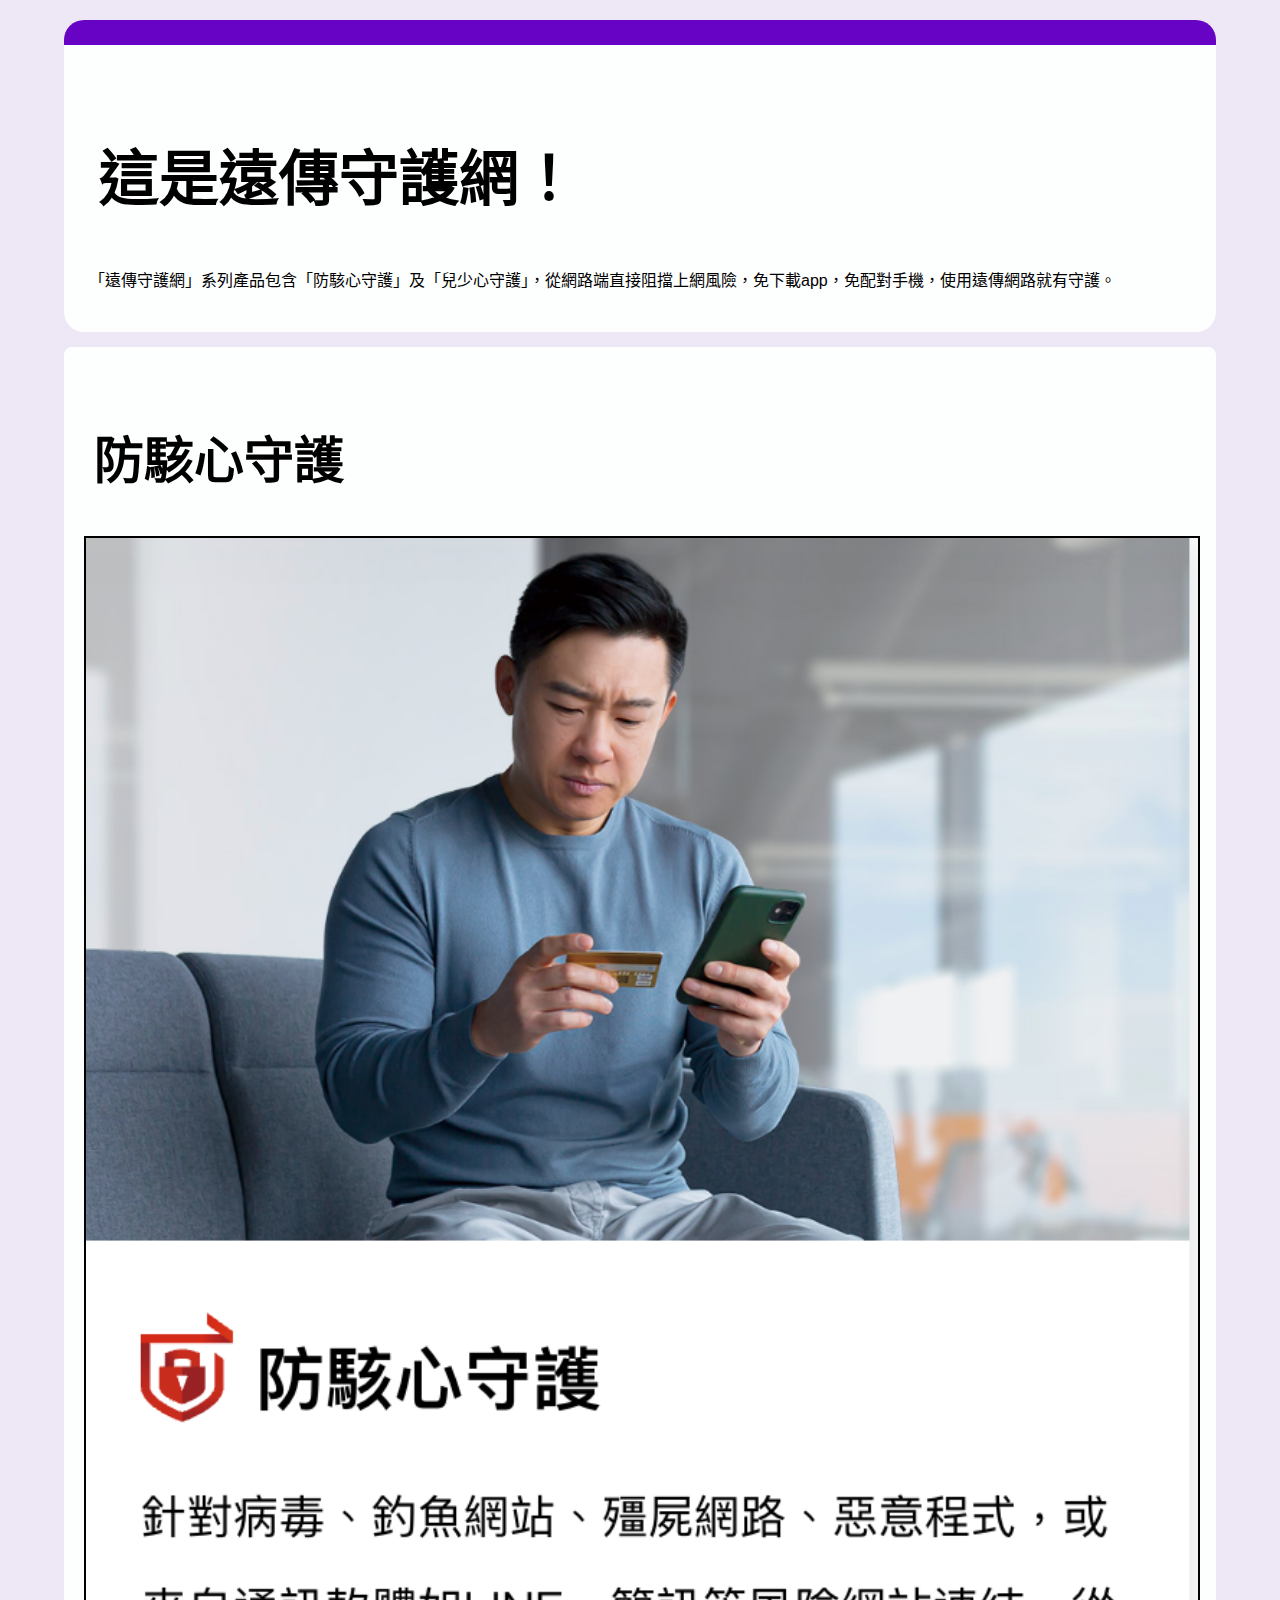
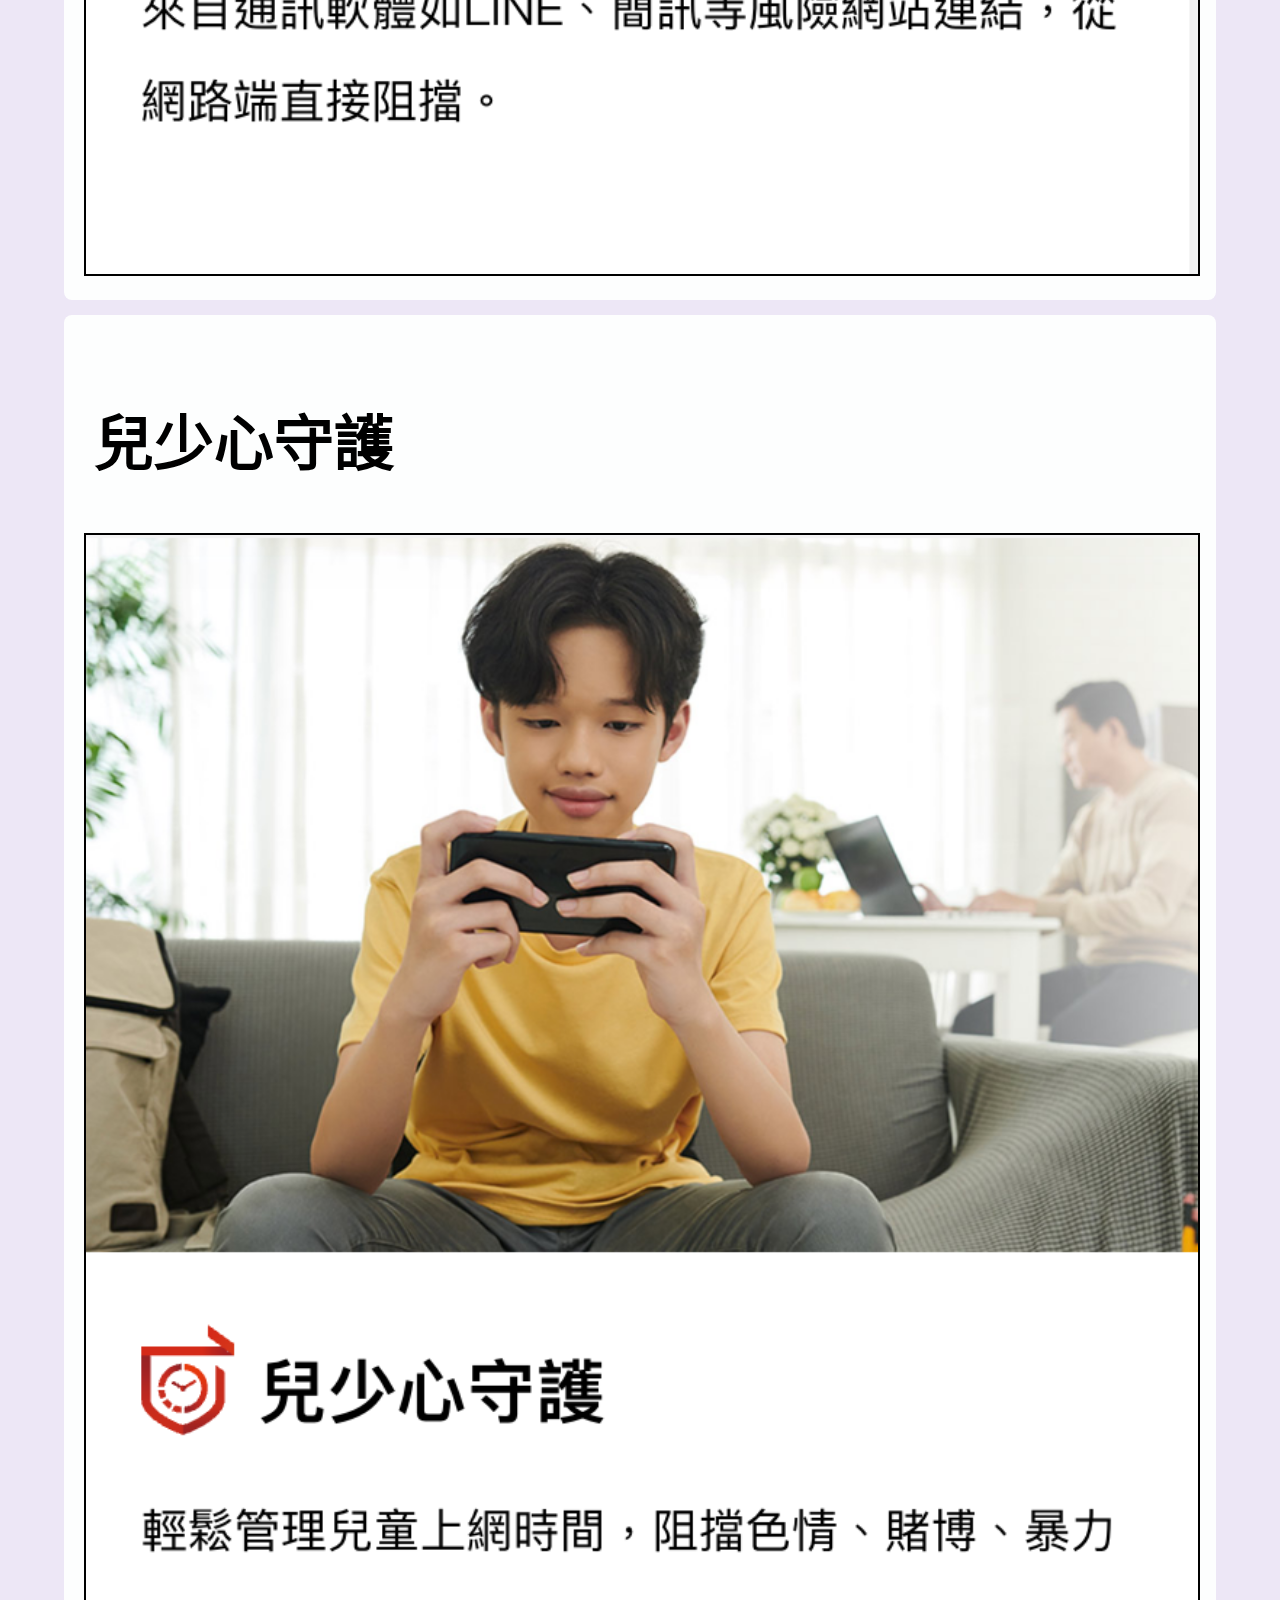
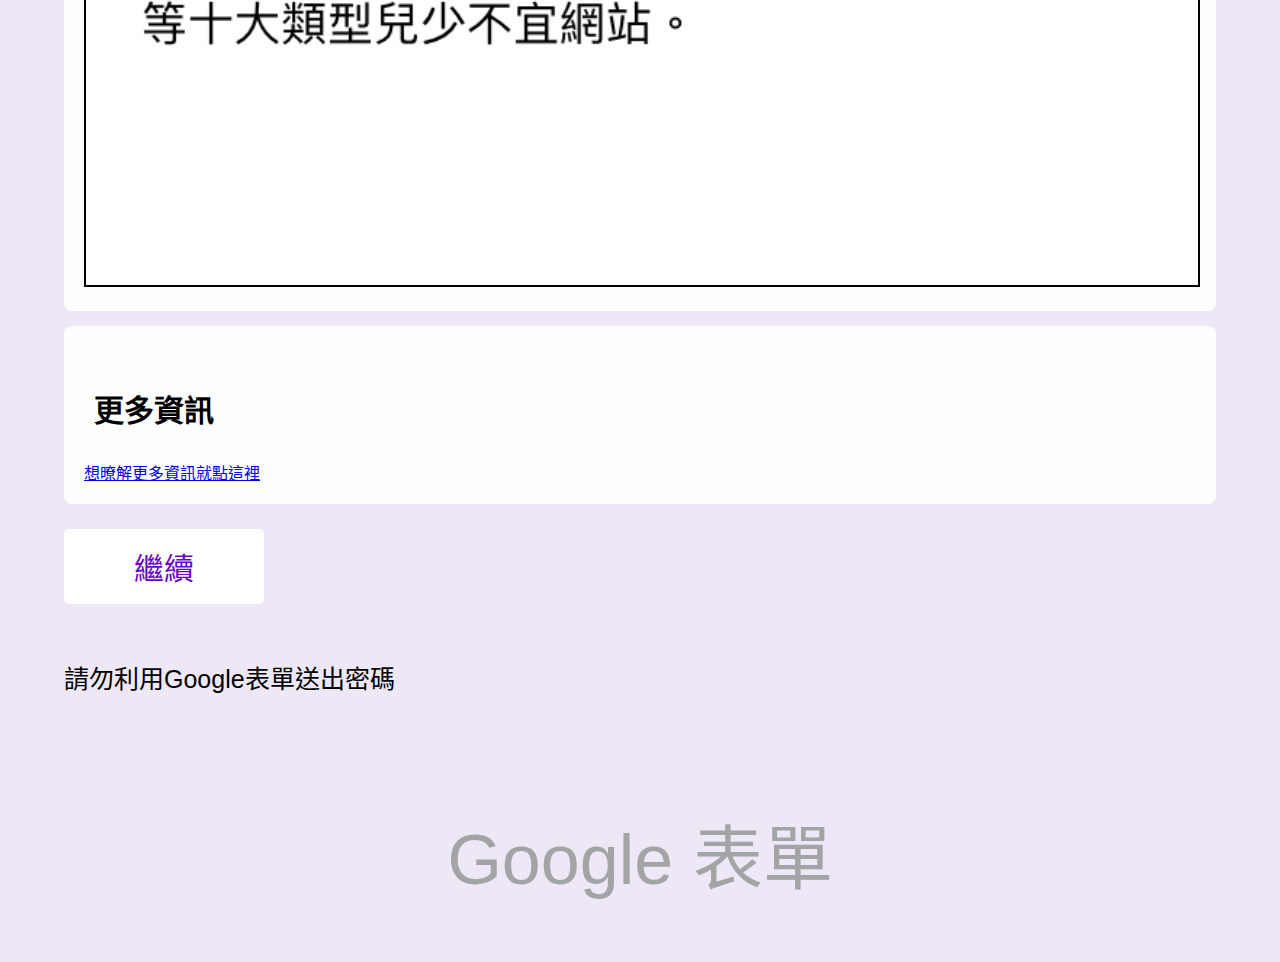
<file: atcc/result2.html>
<!DOCTYPE html>
<html lang = "zh-TW">
<head>
	<title>Google Forms</title>
	<link rel="stylesheet" type="text/css" href="style.css">
</head>
<body>

	<div class="form">
		<div class="title-div">
			<h2 class = "hh" style="font-size: 60px;">這是遠傳守護網！</h1>
			<p >「遠傳守護網」系列產品包含「防駭心守護」及「兒少心守護」，從網路端直接阻擋上網風險，免下載app，免配對手機，使用遠傳網路就有守護。</p>
		</div>
		<div class="name-div">
            <h1 class="name" style="font-size: 50px;">防駭心守護</h1>
            <img src="save-net-1.png" alt="圖片" class = "pict">
        </div>
		<div class="name-div" >
            <h1 class="name" style="font-size: 60px;">兒少心守護</h1>
            <img src="save-net-2.png" alt="圖片" class = "pict">
        </div>
		<div class="name-div">
			<h1 class="name">更多資訊</h1>
			<a href="https://www.fetnet.net/content/cbu/tw/network/network-security.html" class = "link-style">想暸解更多資訊就點這裡</a>
		</div>
		<div text-align="left">
			<a href="fraud.html">
				<button class="btn2" type="submit" name="Submit">繼續</button>
			</a>
		
        </div>

        <div class="last-div">
            <p class="never">請勿利用Google表單送出密碼</p>
            <h2 class = "under">Google 表單</h2>
        </div>


	</div>

</body>
</html>
</file>
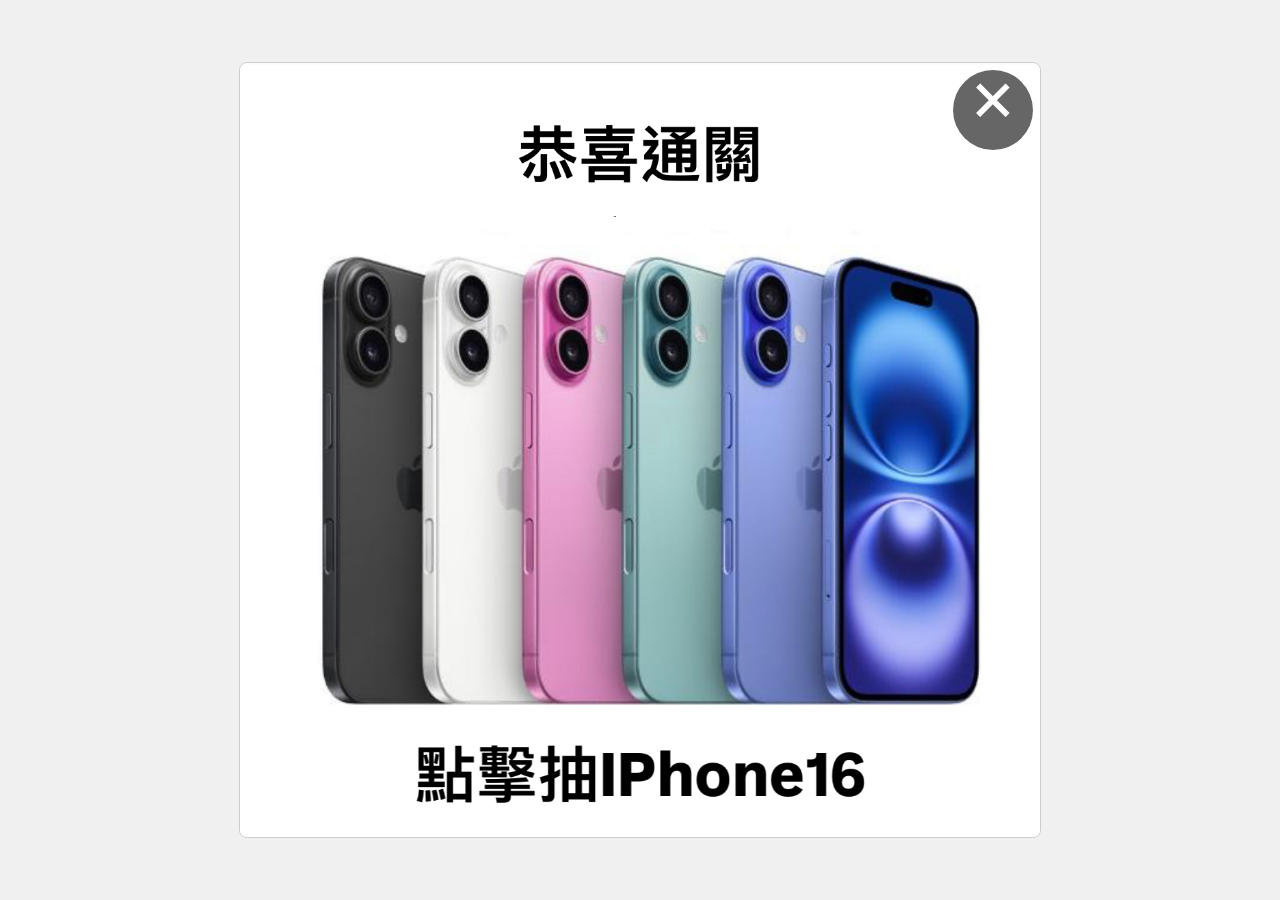
<file: atcc/result3.html>
<!DOCTYPE html>
<html lang="zh-Hant">
<head>
    <meta charset="UTF-8">
    <title>Google Form</title>
    <link rel="stylesheet" href="style_2.css">
</head>
<body>
    <div class="image-container">
        <a href="result4.html" class="close-button">×</a>
        <a href="result5.html">
            <img src="result-3.jpeg" alt="圖片" class="main-image">
        </a>
    </div>
</body>
</html>
</file>
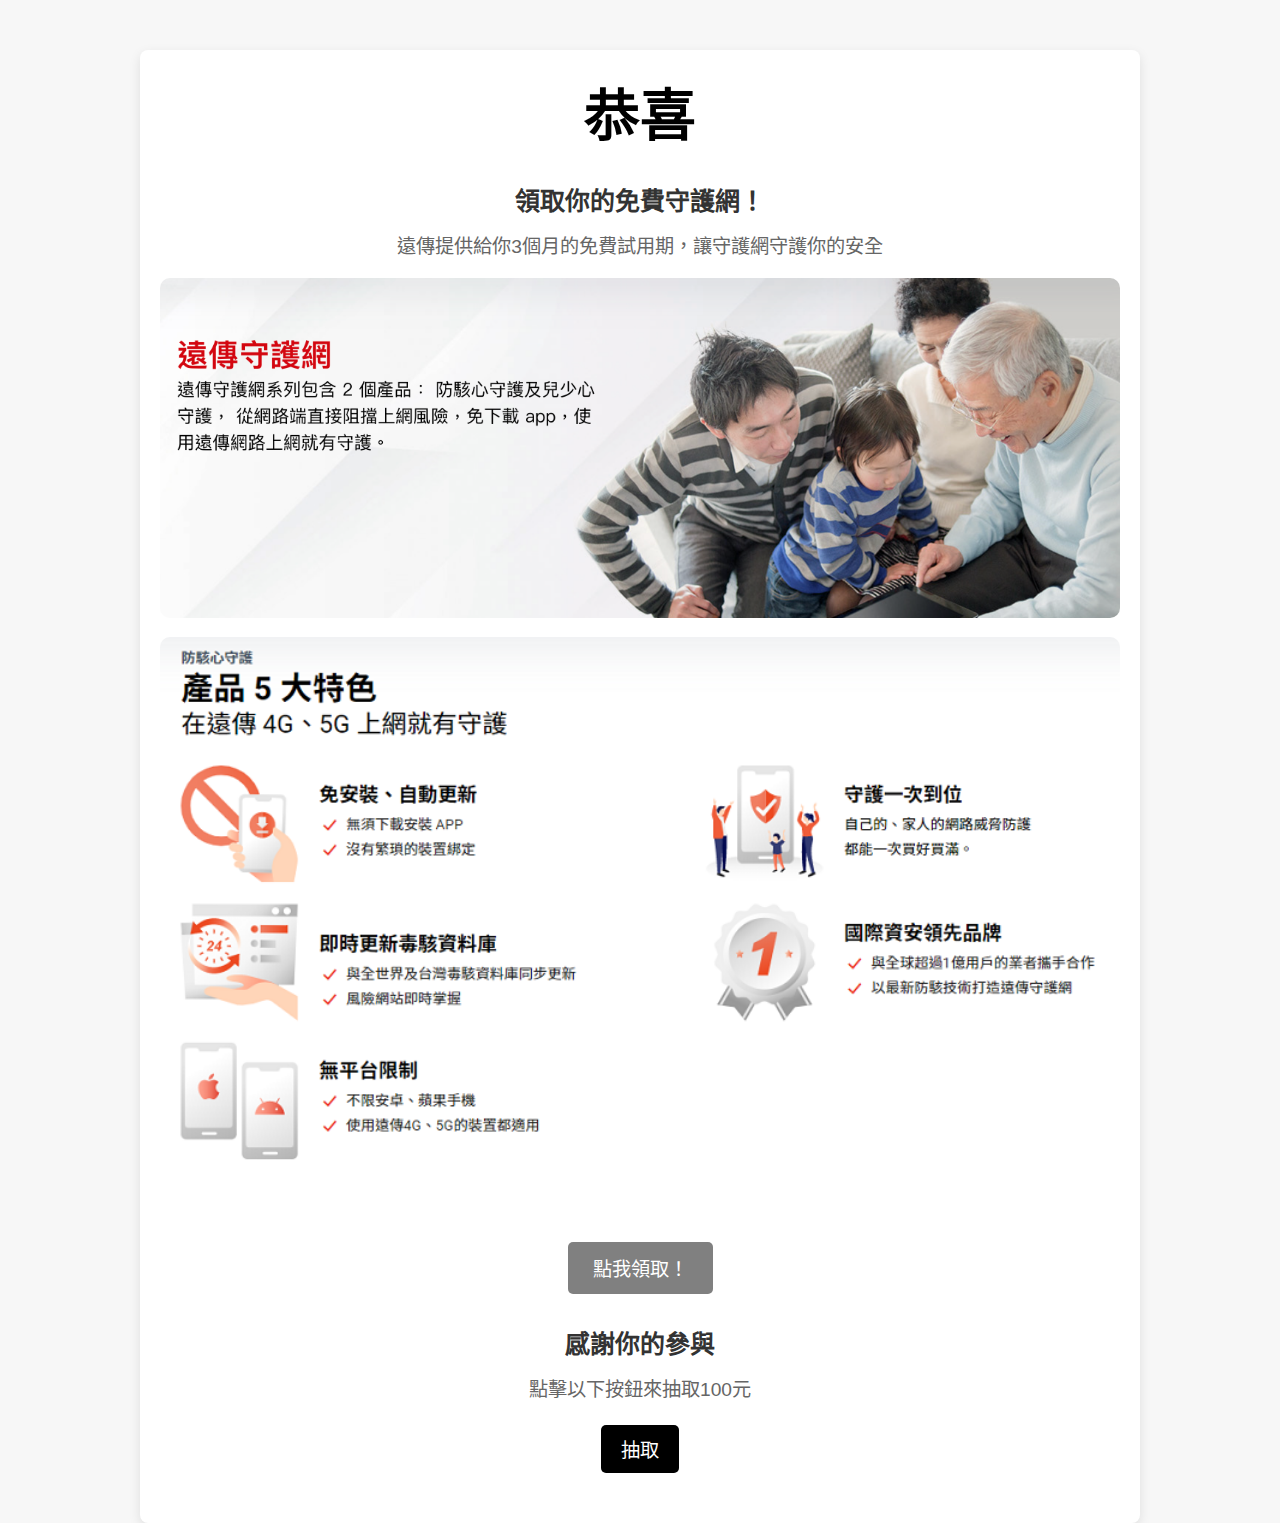
<file: atcc/result4.html>
<!DOCTYPE html>
<html lang="zh-TW">
<head>
    <meta charset="UTF-8">
    <meta name="viewport" content="width=device-width, initial-scale=1.0">
    <title>恭喜你通過全部考驗</title>
    <link rel="stylesheet" href="result.css">
</head>
<body>
    <div class="container">
        <header>
            <h1>恭喜</h1>
        </header>
        <section class="section">
            <h2>領取你的免費守護網！</h2>
            <p>遠傳提供給你3個月的免費試用期，讓守護網守護你的安全</p>
            <img src="save-net-3.png" alt="成功象徵" class="section-image">
            <img src="save-net-4.png" alt="成功象徵" class="section-image">
        </section>
        <section class="section">
            <a href="https://ecare.fetnet.net/DigService/PurchasesPlatform/activities/antivirus?_ga=2.1945778.2034316499.1743908048-734997167.1741396295&_gac=1.81179109.1743908048.Cj0KCQjwqcO_BhDaARIsACz62vM3BENQbKDUTzktPbzwBNOWWb_cE0fbSB7ZBG7YpSt0TdwfLPms7TsaAp38EALw_wcB#PR00004352" class="link">點我領取！</a>
        </section>
        <section class="section">
            <h2>感謝你的參與</h2>
            <p>點擊以下按鈕來抽取100元</p>
            <button id="lotteryButton">抽取</button>
            <div id="resultImage" class="result-image"></div>
        </section>
    </div>

    <script>
        // Function to handle lottery
        document.getElementById('lotteryButton').addEventListener('click', function() {
            // Generate a random number between 1 and 100
            const randomNum = Math.floor(Math.random() * 2) + 1;

            // Select the image container
            const resultImage = document.getElementById('resultImage');

            // Clear previous image (if any)
            resultImage.innerHTML = '';

            // Based on the random number, display the appropriate image
            if (randomNum === 1) {
                const img = document.createElement('img');
                img.src = 'result-1.jpg';  // Image for 1/100 chance
                img.alt = '100元抽獎';
                img.classList.add('section-image');
                resultImage.appendChild(img);
            } else {
                const img = document.createElement('img');
                img.src = 'result-2.jpg';  // Image for 99/100 chance
                img.alt = '100元抽獎';
                img.classList.add('section-image');
                resultImage.appendChild(img);
            }
        });
    </script>
</body>
</html>
</file>
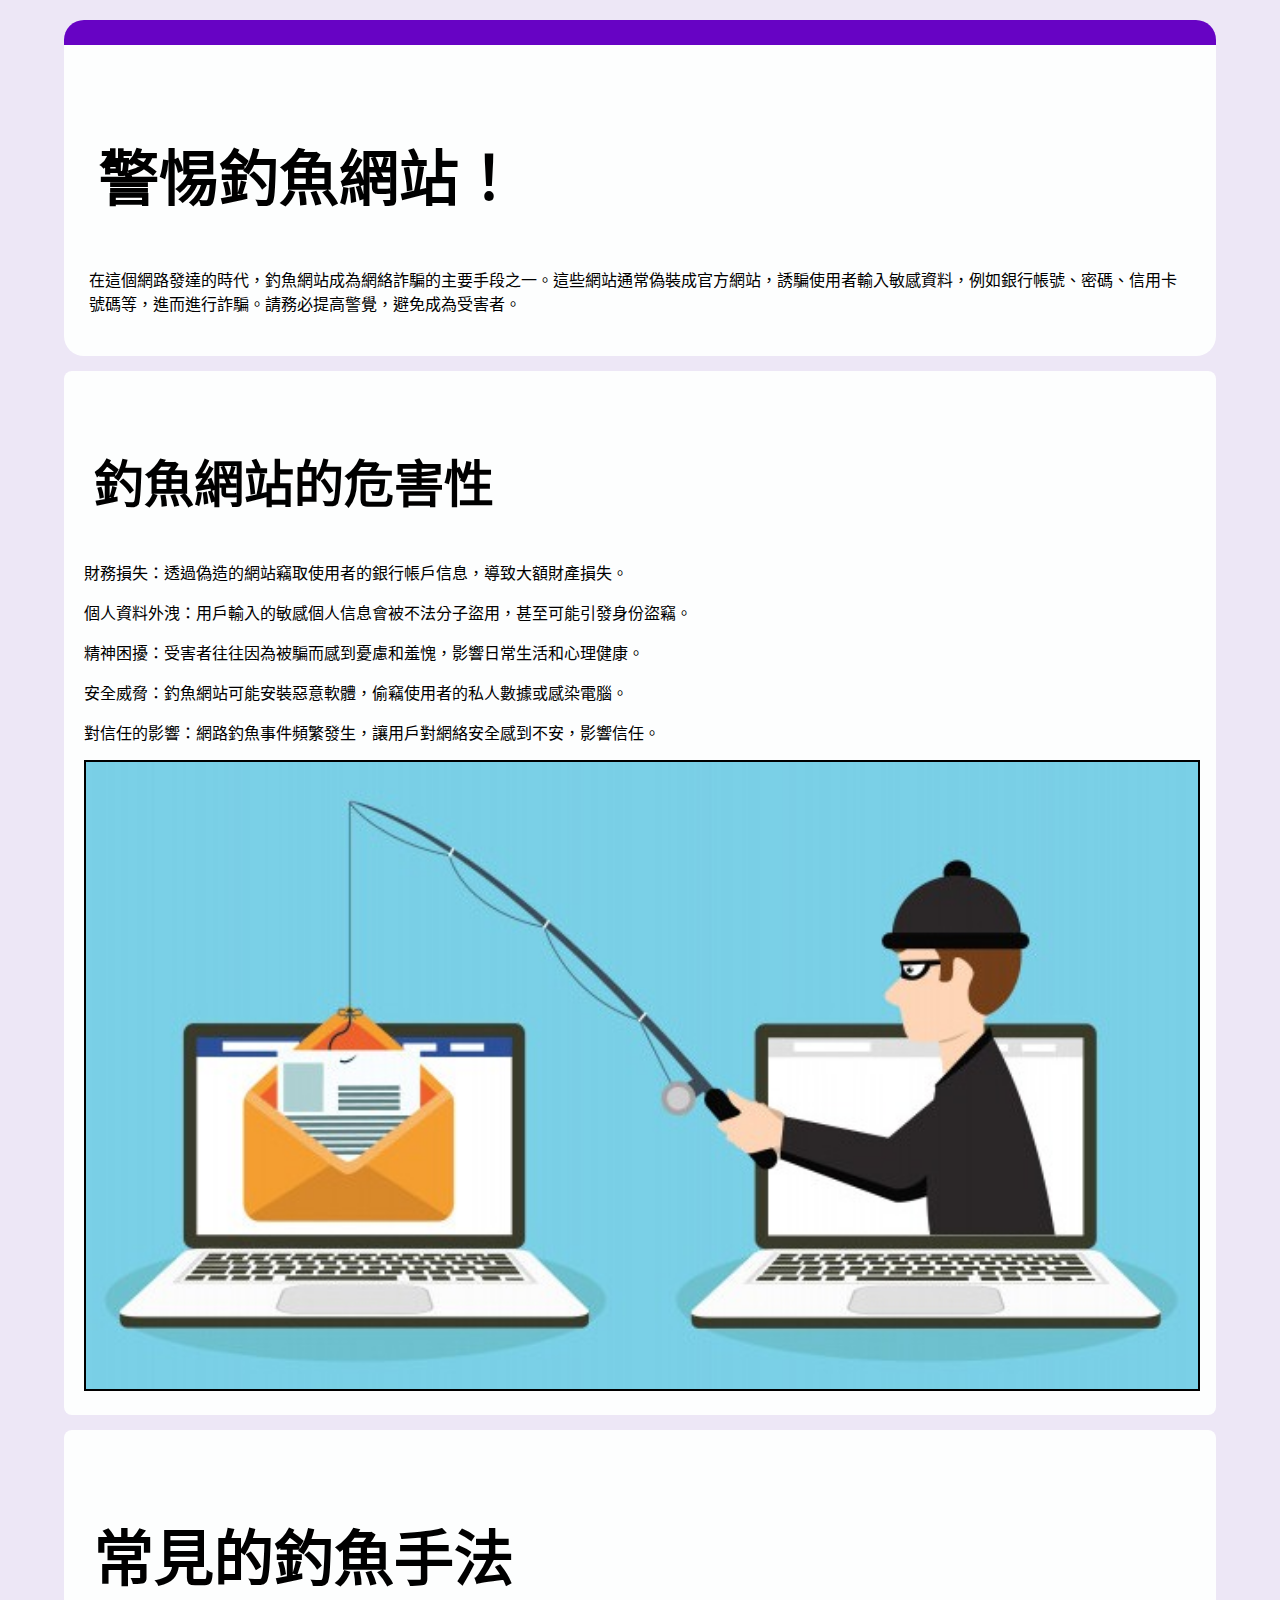
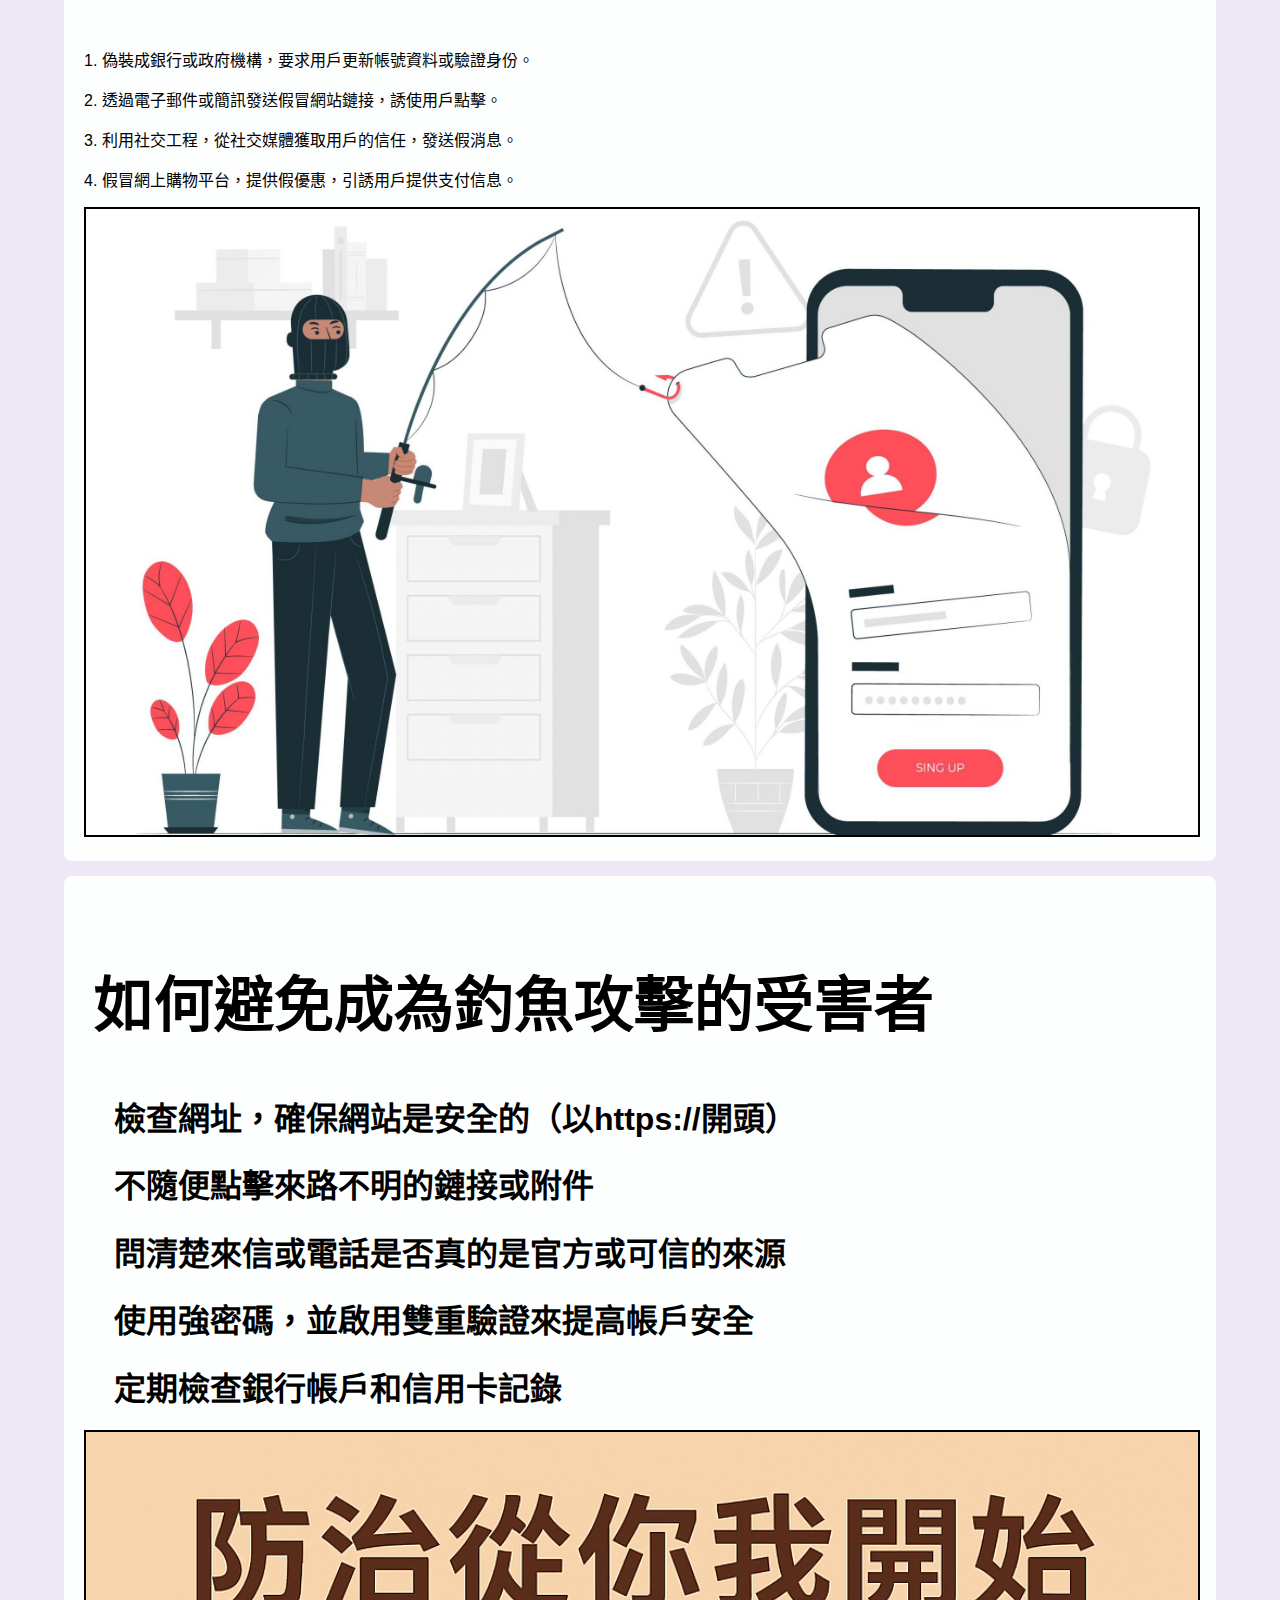
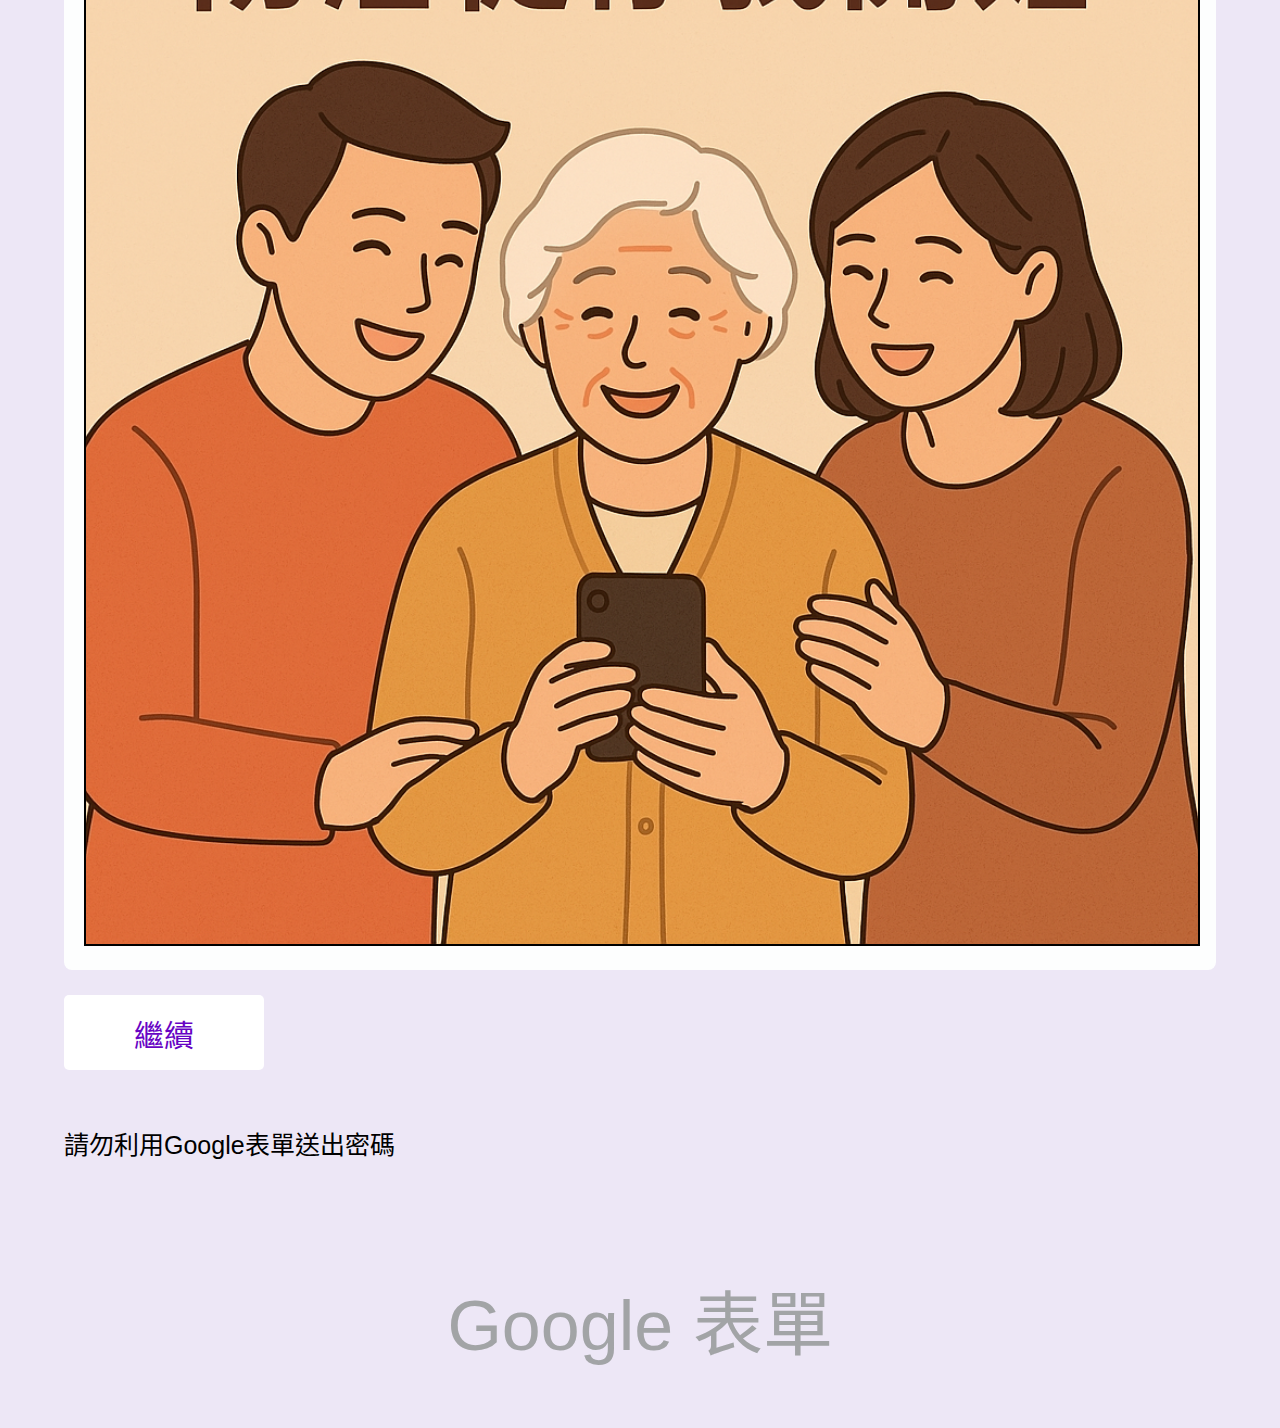
<file: atcc/result5.html>
<!DOCTYPE html>
<html lang="zh-TW">
<head>
    <title>防範釣魚網站</title>
    <link rel="stylesheet" type="text/css" href="style.css">
</head>
<body>

    <div class="form">
        <div class="title-div">
            <h2 class="hh" style="font-size: 60px;">警惕釣魚網站！</h1>
            <p>在這個網路發達的時代，釣魚網站成為網絡詐騙的主要手段之一。這些網站通常偽裝成官方網站，誘騙使用者輸入敏感資料，例如銀行帳號、密碼、信用卡號碼等，進而進行詐騙。請務必提高警覺，避免成為受害者。</p>
        </div>
        <div class="name-div">
            <h1 class="name" style="font-size: 50px;">釣魚網站的危害性</h1>
            <p>財務損失：透過偽造的網站竊取使用者的銀行帳戶信息，導致大額財產損失。</p>
            <p>個人資料外洩：用戶輸入的敏感個人信息會被不法分子盜用，甚至可能引發身份盜竊。</p>
            <p>精神困擾：受害者往往因為被騙而感到憂慮和羞愧，影響日常生活和心理健康。</p>
            <p>安全威脅：釣魚網站可能安裝惡意軟體，偷竊使用者的私人數據或感染電腦。</p>
            <p>對信任的影響：網路釣魚事件頻繁發生，讓用戶對網絡安全感到不安，影響信任。</p>
            <img src="phishing-scam-1.jpg" alt="圖片" class="pict">
        </div>
        <div class="name-div">
            <h1 class="name" style="font-size: 60px;">常見的釣魚手法</h1>
            <p>1. 偽裝成銀行或政府機構，要求用戶更新帳號資料或驗證身份。</p>
            <p>2. 透過電子郵件或簡訊發送假冒網站鏈接，誘使用戶點擊。</p>
            <p>3. 利用社交工程，從社交媒體獲取用戶的信任，發送假消息。</p>
            <p>4. 假冒網上購物平台，提供假優惠，引誘用戶提供支付信息。</p>
            <img src="phishing-scam-2.jpg" alt="圖片" class="pict">
        </div>
        <div class="name-div">
            <h1 class="name" style="font-size: 60px;">如何避免成為釣魚攻擊的受害者</h1>
            <h1 style="margin-left: 30px;">  檢查網址，確保網站是安全的（以https://開頭）</h1>
            <h1 style="margin-left: 30px;">  不隨便點擊來路不明的鏈接或附件</h1>
            <h1 style="margin-left: 30px;">  問清楚來信或電話是否真的是官方或可信的來源</h1>
            <h1 style="margin-left: 30px;">  使用強密碼，並啟用雙重驗證來提高帳戶安全</h1>
            <h1 style="margin-left: 30px;">  定期檢查銀行帳戶和信用卡記錄</h1>
            <img src="phone-scam-3.png" alt="圖片" class="pict">
        </div>
		<div text-align="left">
			<a href="fraud.html">
				<button class="btn2" type="submit" name="Submit">繼續</button>
			</a>
		
        </div>

        <div class="last-div">
            <p class="never">請勿利用Google表單送出密碼</p>
            <h2 class = "under">Google 表單</h2>
        </div>


	</div>

</body>
</html>
</file>
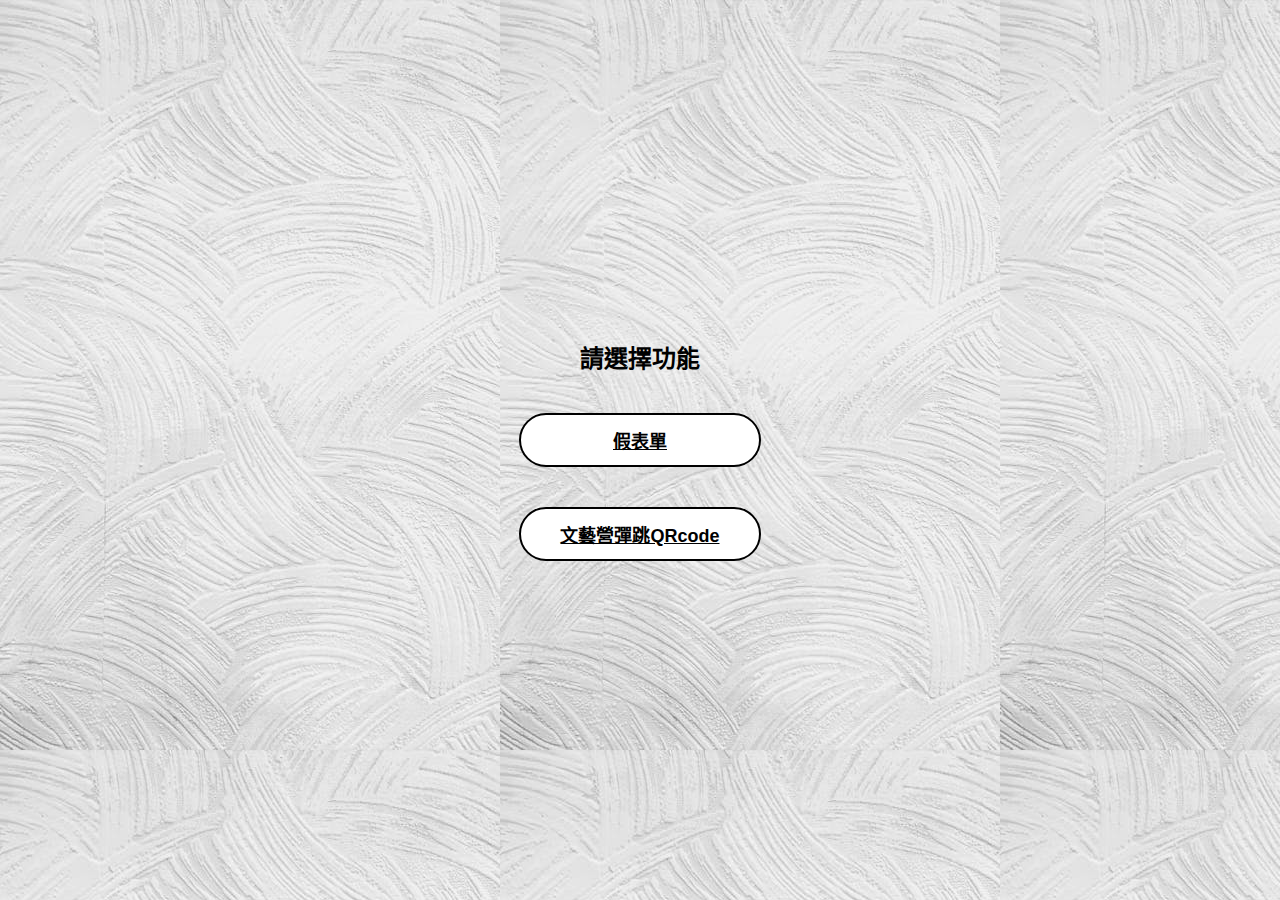
<file: setting/setting_index.html>
<!DOCTYPE html>
<html lang="zh-TW">
<head>
    <meta charset="UTF-8">
    <meta name="viewport" content="width=device-width, initial-scale=1.0">
    <title>設定</title>
    <style>
        body {
            font-family: Arial, sans-serif;
            background-color: #f4f4f9;
            margin: 0;
            padding: 0;
            display: flex;
            flex-direction: column;
            align-items: center;
            height: 100vh;
            background-image: url("/picture/background-picture.jpeg");
        }
        .input-container {
            display: flex;
            flex-direction: column;
            align-items: center;
            justify-content: center;
            height: 100vh;
        }
        .input-container input {
            padding: 10px;
            font-size: 16px;
            margin-bottom: 20px;
            border: 1px solid #ccc;
            border-radius: 5px;
            width: 300px;
        }
        .input-container button {
            padding: 10px 20px;
            font-size: 16px;
            font-weight: bold;
            color: white;
            background-color: #333;
            border: none;
            border-radius: 5px;
            cursor: pointer;
            transition: background-color 0.3s;
        }
        .input-container button:hover {
            background-color: #555;
        }

        .my_button {
            display: inline-block;
            padding: 12px 24px;
            font-size: 18px;
            font-weight: bold;
            color: black;
            background-color: white;
            border: 2px solid black;
            border-radius: 50px;
            text-align: center;
            cursor: pointer;
            transition: background-color 0.3s, color 0.3s;
            margin-top: 20px;
            margin-bottom: 20px;
            width:90%;
            max-width: 300px;
        }
        .my_button:hover {
            background-color: gray;
        }
    </style>
</head>
<body>
    <div class="input-container" id="inputPage">
        <h2>請選擇功能</h2>
        <a href = "/nckuclc/atcc/fraud.html" class = "my_button">假表單</a>
        <a href = "/nckuclc/bounce.html" class = "my_button">文藝營彈跳QRcode</a>
    </div>
</body>
</html>
</file>
<file: atcc/style.css>
body {
    background-color: #ede7f6;
    font-family: Roboto, Sans-serif;
    margin: 0;
    padding: 0;
	margin-top: 20px;
}

.form {
    height: auto;
    width: 90%; /* 預設寬度為 90%，適應小螢幕 */
    max-width: 1600px; /* 最大寬度限制 */
    margin: auto;
}

.required {
    font-size: 13px;
    color: red;
}

.title-div {
	height: auto;
    width: 100%; /* 使用百分比寬度 */
    background-color: #FDFEFE;
    margin: 15px auto;
    border-radius: 20px;
    border-top: 25px solid #6703c4;
    padding: 25px;
    box-sizing: border-box;
}

.name-div, .college-div, .gmail-div, .mobile-div {
    height: auto;
    width: 100%; /* 使用百分比寬度 */
    background-color: #FDFEFE;
    margin: 15px auto;
    border-radius: 8px;
    padding: 20px;
    box-sizing: border-box;
}

.name {
    padding-top: 20px;
    padding-left: 10px;
    padding-bottom: 10px;
    font-size: 30px;
}

.input-div {
    padding-top: 20px;

}

.input-div input {
    width: 50%; /* 使用百分比寬度 */
    border: 0;
    outline: 0;
    border-bottom: 1.5px solid #DCD7D7;
    font-size: 15px;
    box-sizing: border-box;
}

.btn{
	height: 50px;
	width: 100%;
	max-width: 100px;
	background-color: white;
	border-radius: 5px;
	font-size: 20px;
	letter-spacing: .5px;
	font-weight: 450;
	border: none;
	padding: 10px;
	margin: 5px auto;
	color: #6703c4;
}

.btn:hover {
    background-color: #4a148c;
}

.last-div h2 {
    text-align: center;
    padding-top: 50px;
    color: #a2a4a6;
    font-weight: 200;
}

.term {
    font-size: 12px;
    padding-left: 15px;
    padding-top: 5px;
}

.never {
    padding-left: 0px;
    font-size: 25px;
    padding-top: 20px;
    font-weight: 250;
}

.hh{
	padding-top: 10px;
	padding-left: 10px;
	font-size: 55px;
}
.under{
	font-size: 70px;
	font-weight: 1000;
}
label{
    display: block;
    margin: 6px 0;
    font-size: 16px;
    cursor: pointer;
}
.pict{
    width: 100%;
    height: auto;
    margin: 0 auto; /* 使圖片居中 */
    border: 2px solid #000;
}

.btn2{
	height: 75px;
	width: 100%;
	max-width: 200px;
	background-color: white;
	border-radius: 5px;
	font-size: 30px;
	letter-spacing: .5px;
	font-weight: 450;
	border: none;
	padding: 10px;
	margin: 10px auto;
	color: #6703c4;
}

.btn2:hover {
    background-color: #4a148c;
}
.linl-style{
    text-decoration: none;
    color: #6703c4;
    font-size: 100px;
    font-weight: 200;
}
.linl-style:hover{
    color: #4a148c;
}
</file>
<file: atcc/style_2.css>
body {
    margin: 0;
    padding: 0;
    background-color: #f0f0f0;
    display: flex;
    justify-content: center;
    align-items: center;
    height: 100vh;
}

.image-container {
    position: relative;
    display: inline-block;
}

.main-image {
    width: 800px;
    height: auto;
    display: block;
    border: 1px solid #ccc;
    border-radius: 8px;
}

.close-button {
    position: absolute;
    top: 8px;
    right: 8px;
    text-decoration: none;
    background-color: rgba(0, 0, 0, 0.6);
    color: white;
    font-weight: bold;
    border-radius: 50%;
    width: 80px;
    height: 80px;
    text-align: center;
    line-height: 60px;
    font-size: 80px;
    transition: background-color 0.2s;
}

.close-button:hover {
    background-color: red;
}
</file>
<file: atcc/result.css>
/* Reset default styles */
* {
    margin: 0;
    padding: 0;
    box-sizing: border-box;
}

body {
    font-family: 'Arial', sans-serif;
    background-color: #f7f7f7;
    color: #333;
    display: flex;
    justify-content: center;
    align-items: flex-start; /* Adjusted to align content to the top */
    height: 100vh;
    text-align: center;
}

/* Container for the page */
.container {
    width: 80%;
    max-width: 1000px;
    padding: 20px;
    background-color: #ffffff;
    border-radius: 8px;
    box-shadow: 0 4px 12px rgba(0, 0, 0, 0.1);
    margin-top: 50px; /* Adds some space from the top */
}

/* Header */
header {
    text-align: center;
    margin-bottom: 30px;
}

h1 {
    font-size: 3.5em;
    color: #000;  /* Red color like the example */
}

/* Section styles */
.section {
    margin-bottom: 30px;
}

/* Subtitle */
h2 {
    font-size: 25px;
    color: #333;
    margin-bottom: 15px;
}

/* Paragraph text */
p {
    font-size: 1.2em;
    line-height: 1.6;
    color: #666;
}

/* Image styling */
.section-image {
    width: 100%;
    height: auto;
    border-radius: 10px;
    margin-top: 15px;
}

.link {
    display: inline-block;
    font-size: 1.2em;
    color: #fff;
    background-color:gray; /* Blue color */
    text-decoration: none;
    padding: 12px 25px;
    border-radius: 5px;
    text-align: center;
    transition: background-color 0.3s ease;
    margin-top: 20px;
}

.link:hover {
    background-color: white; /* Darker blue on hover */
}

/* Button style */
button {
    padding: 10px 20px;
    background-color: black;  /* Red color */
    color: white;
    border: none;
    border-radius: 5px;
    font-size: 1.2em;
    cursor: pointer;
    margin-top: 20px;
}

button:hover {
    background-color: #d32f2f;
}
</file>
